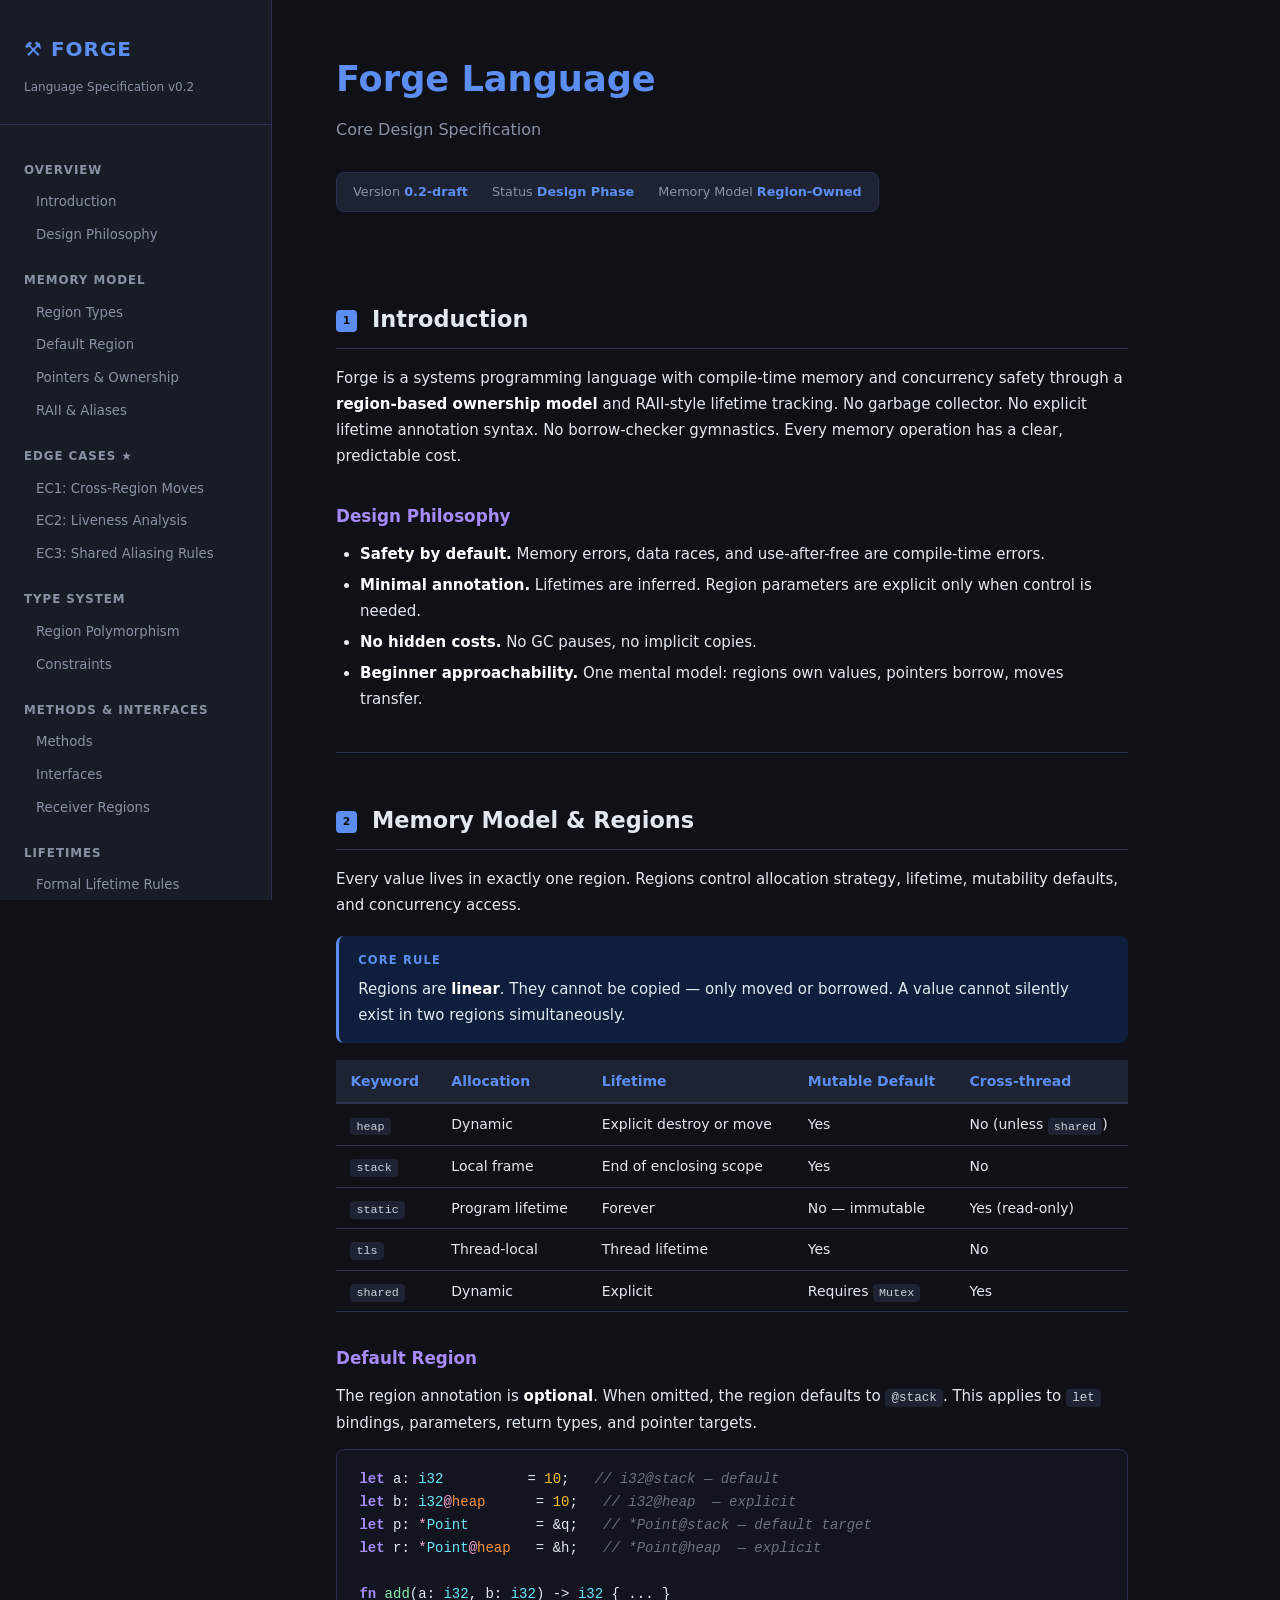
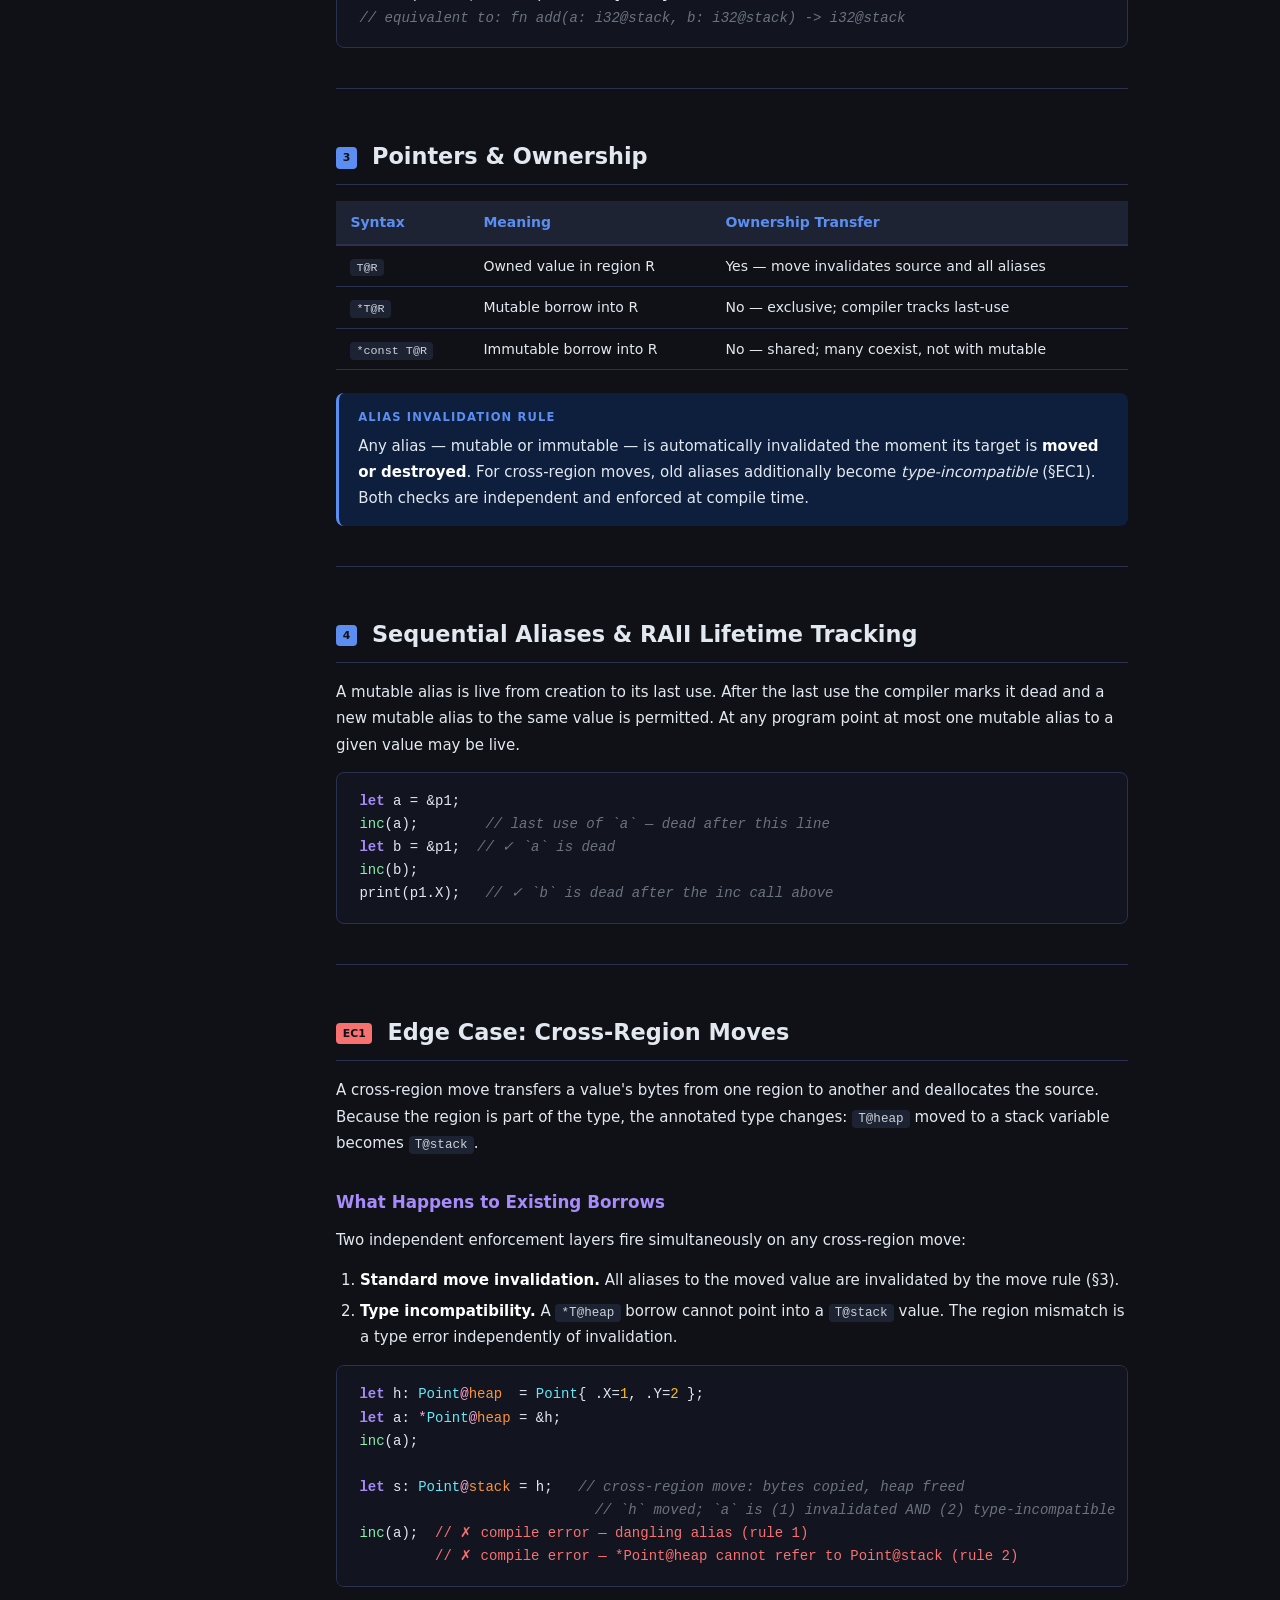
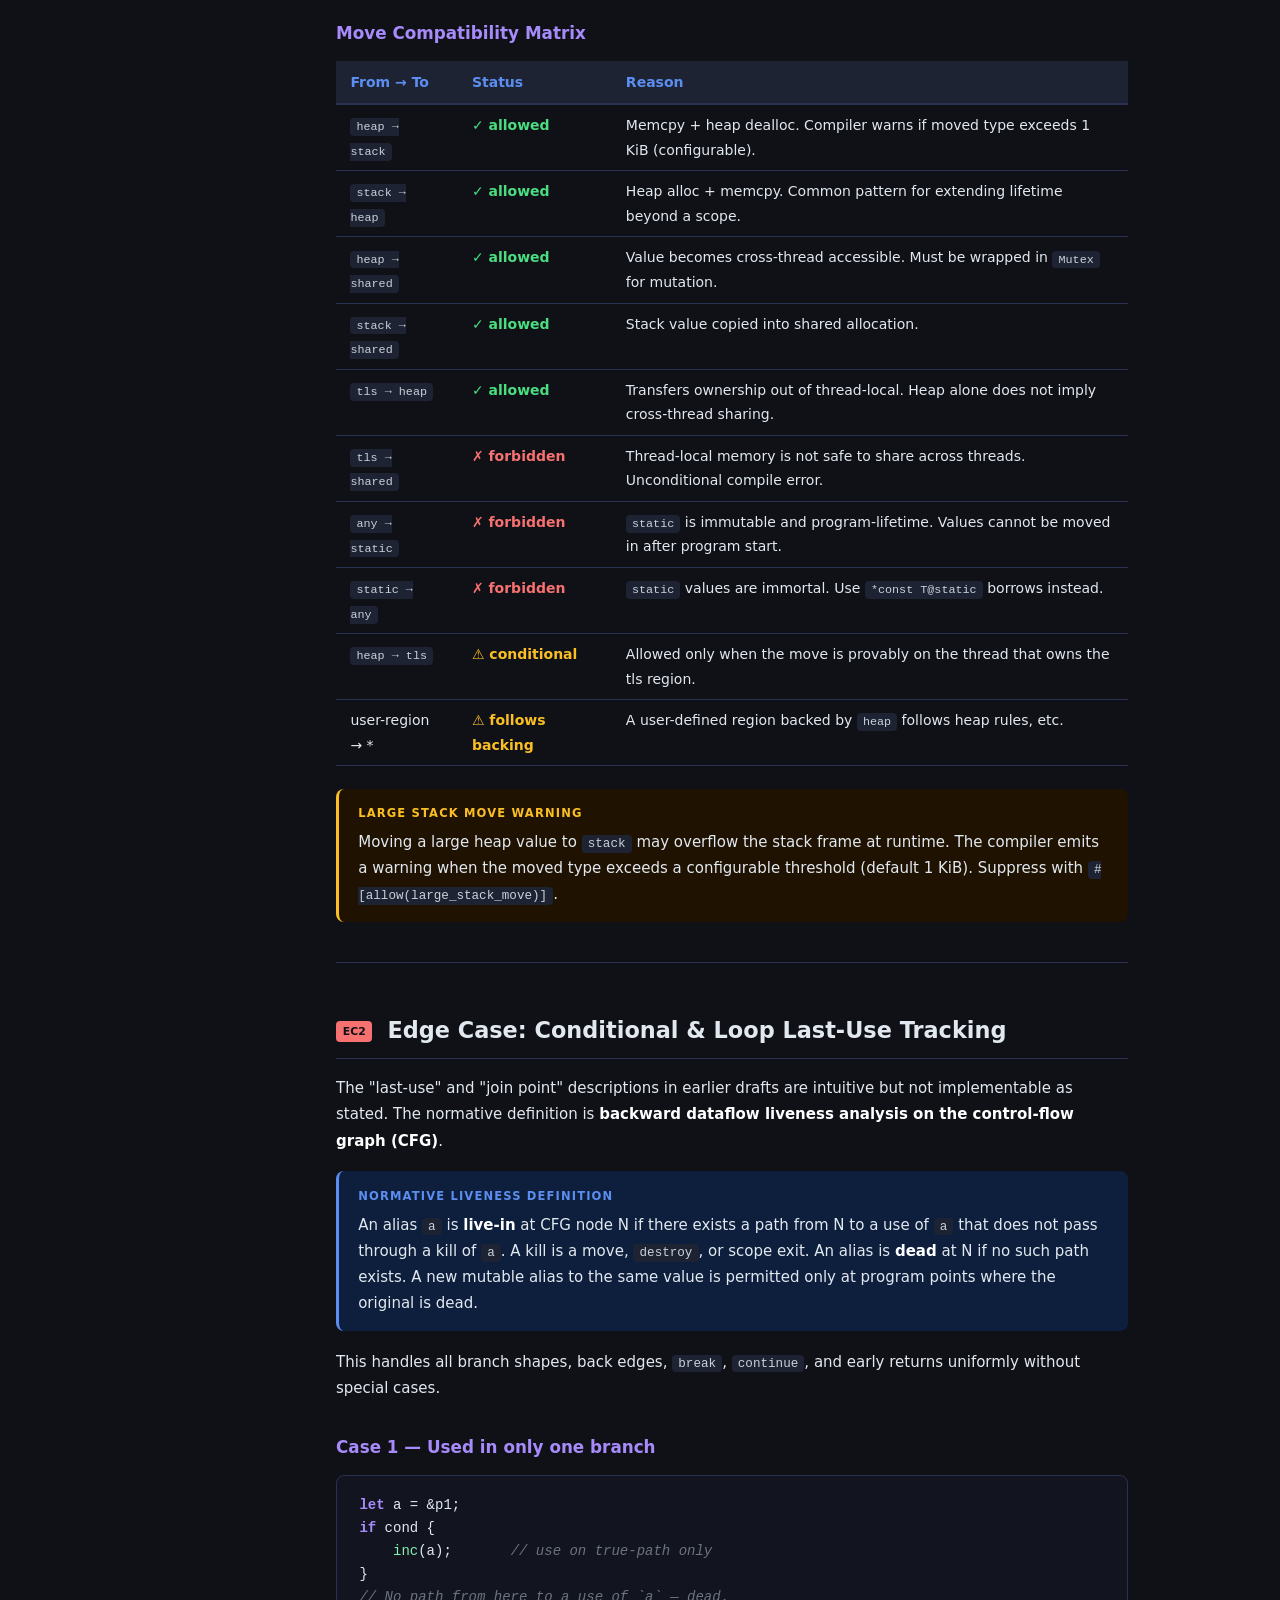
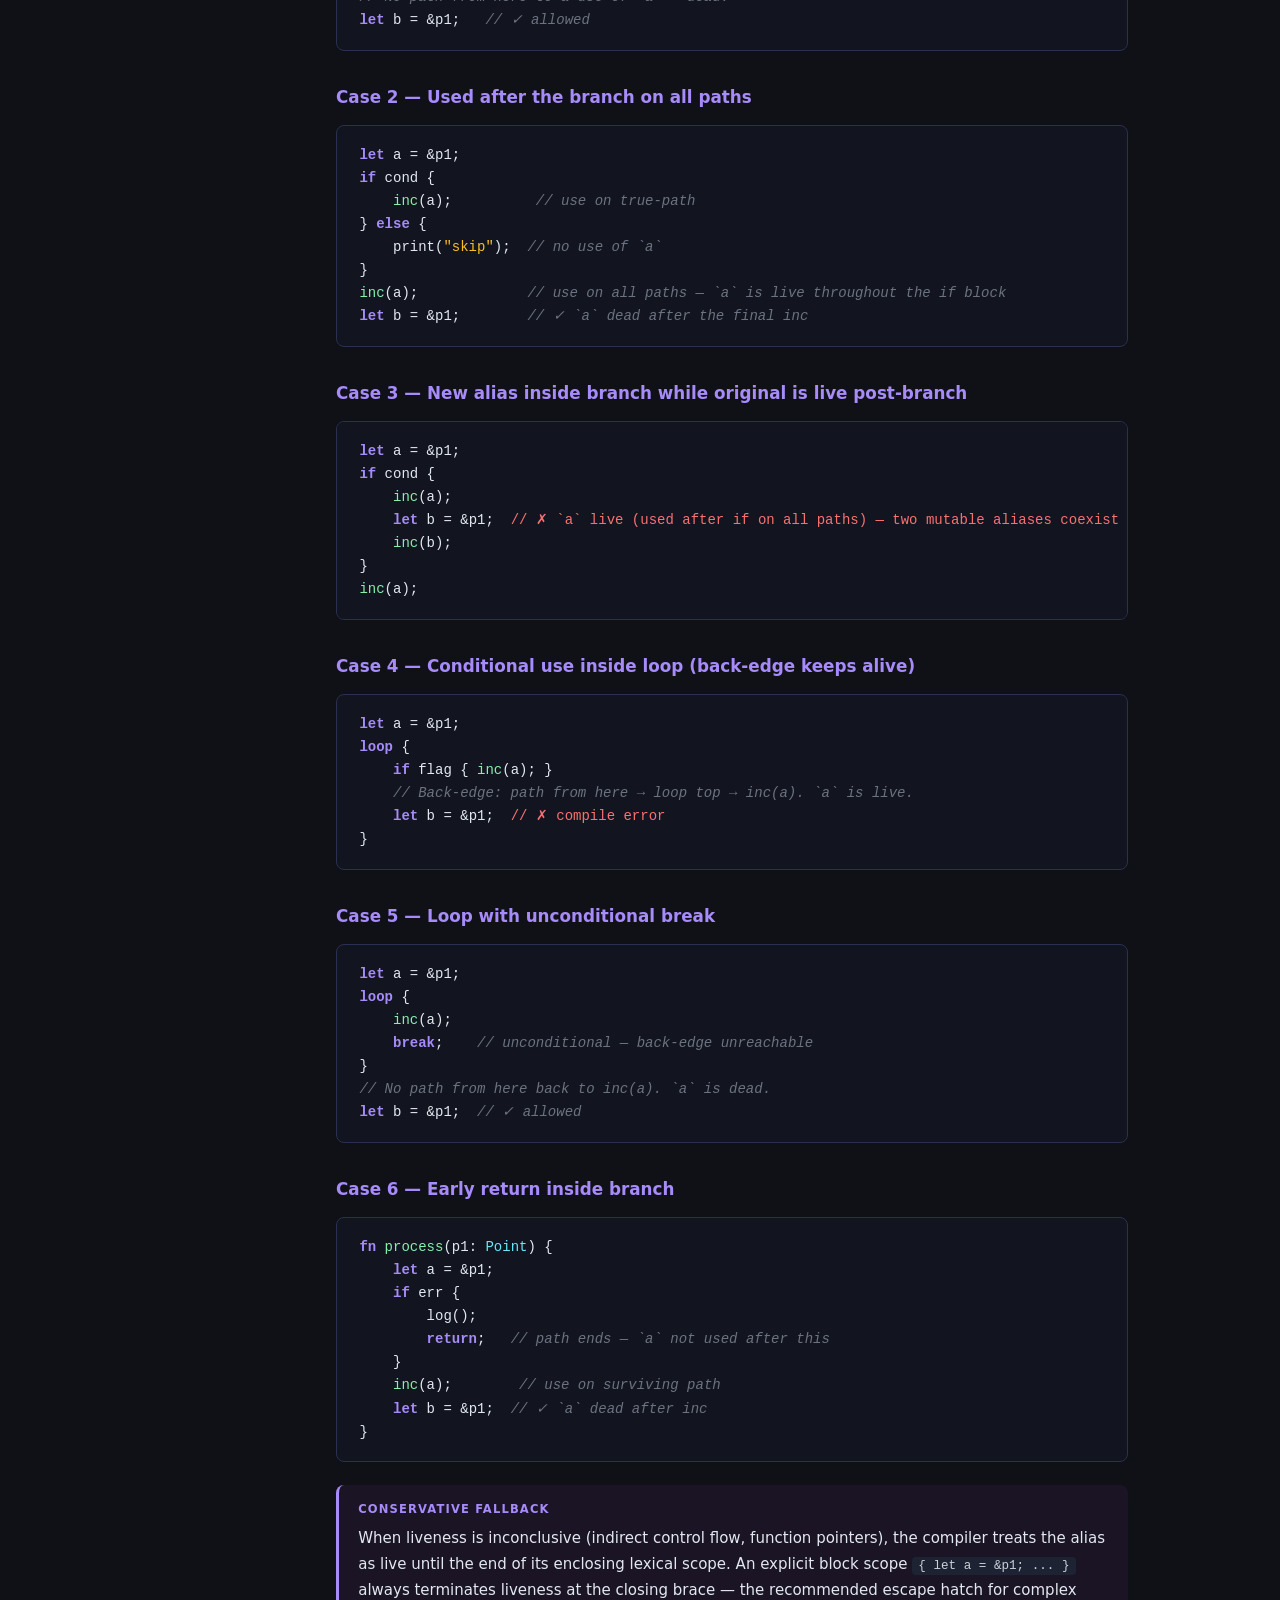
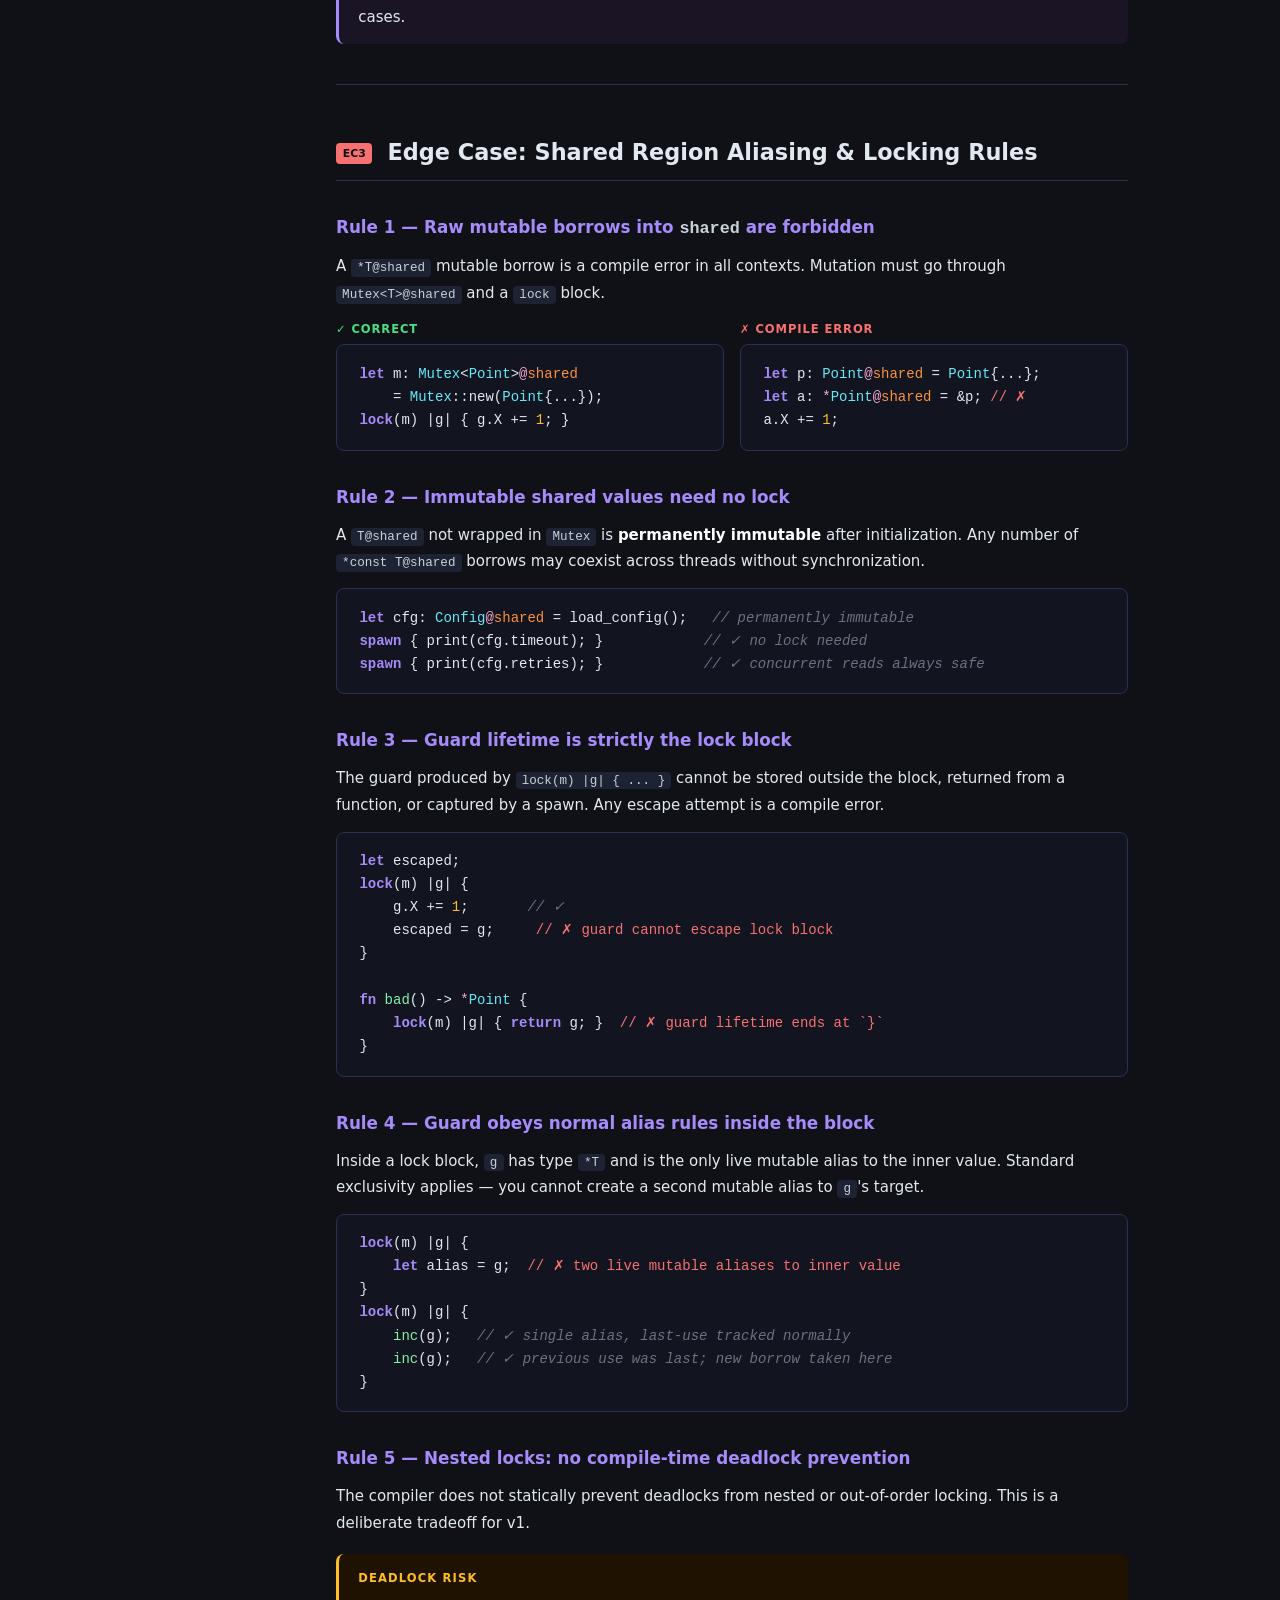
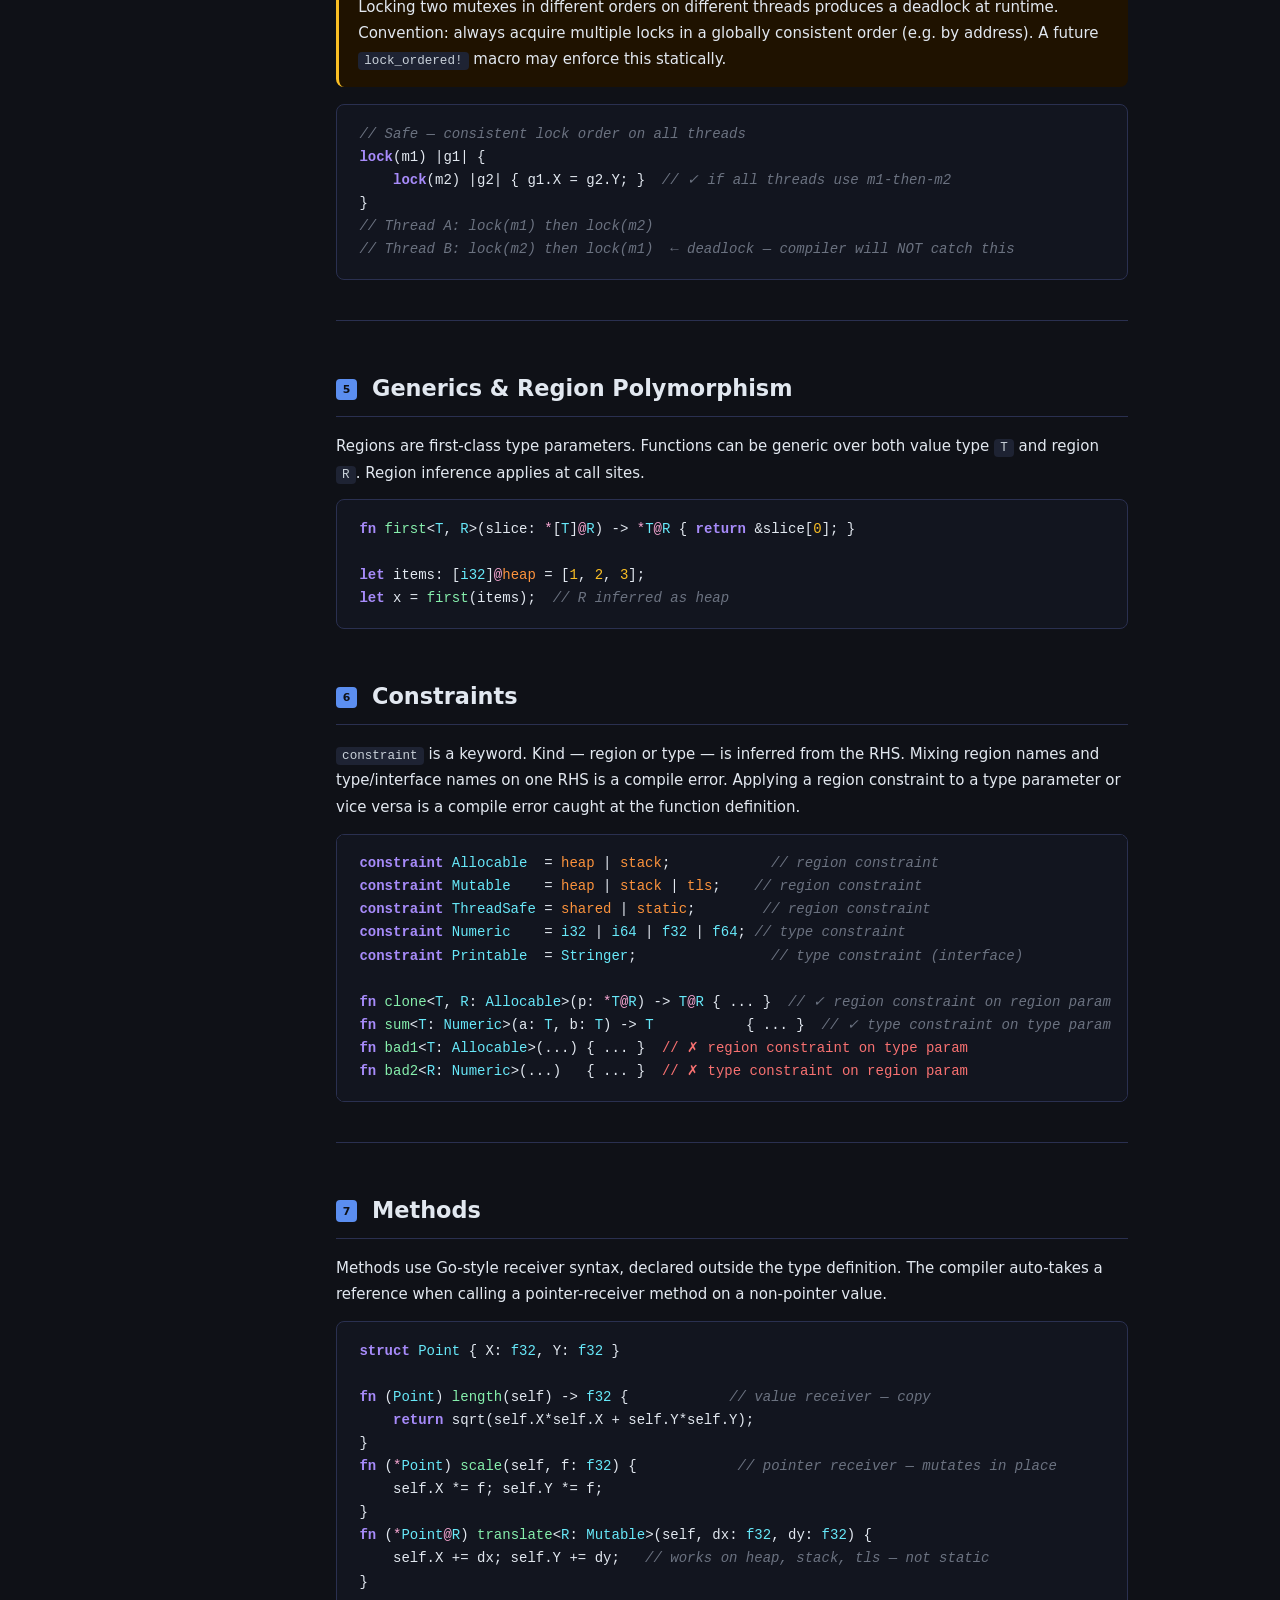
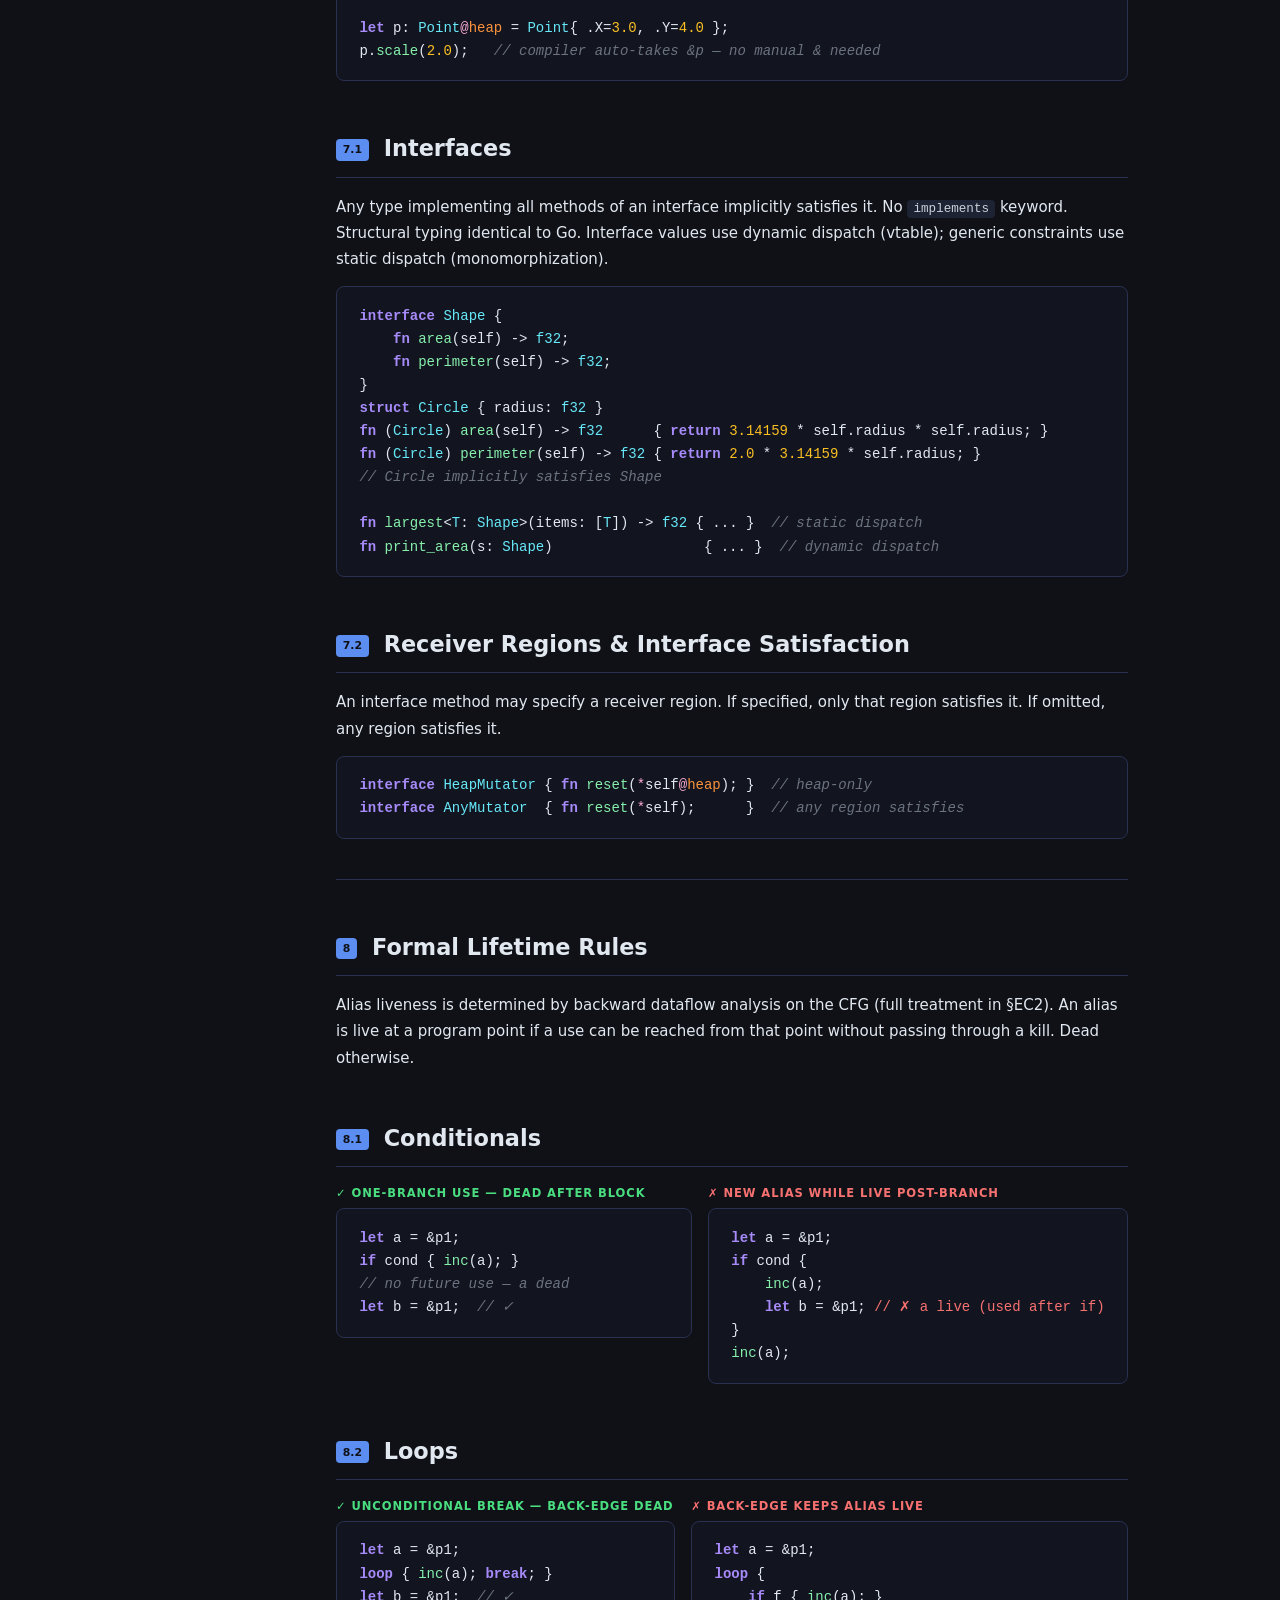
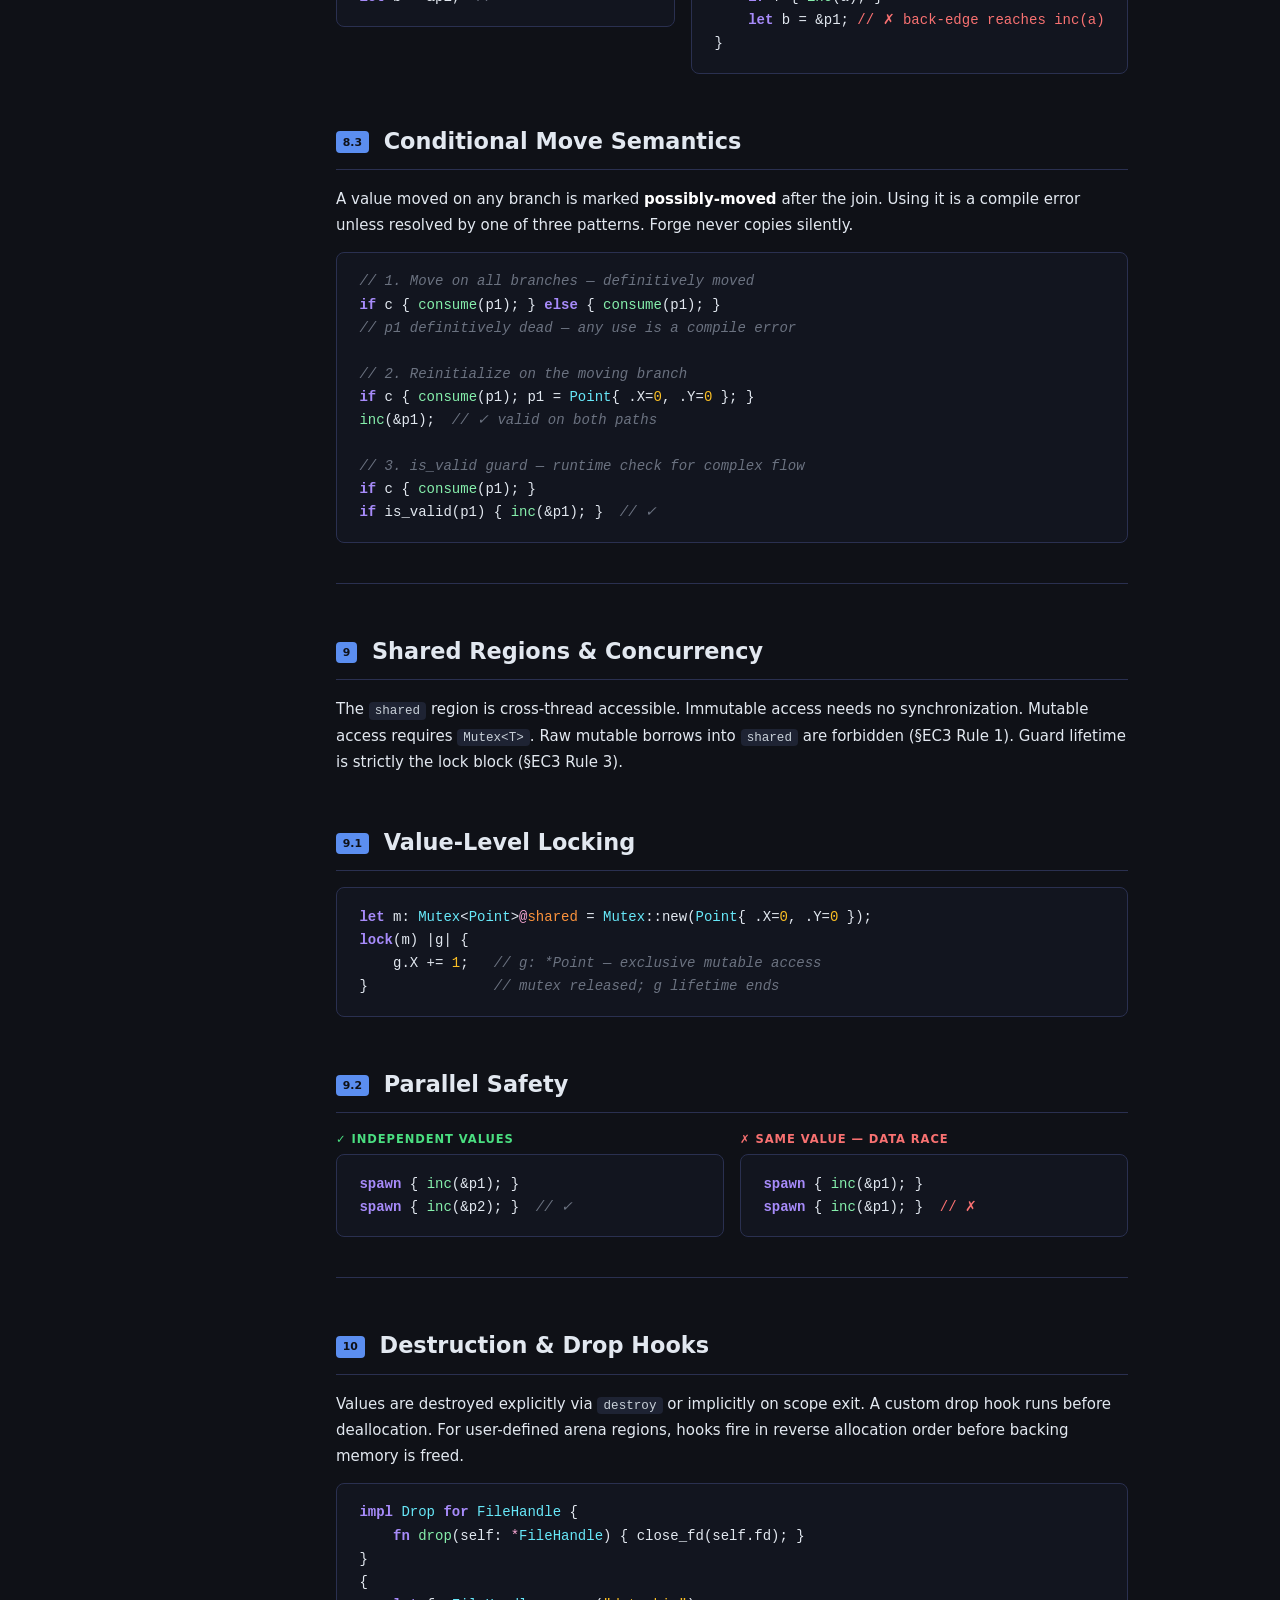
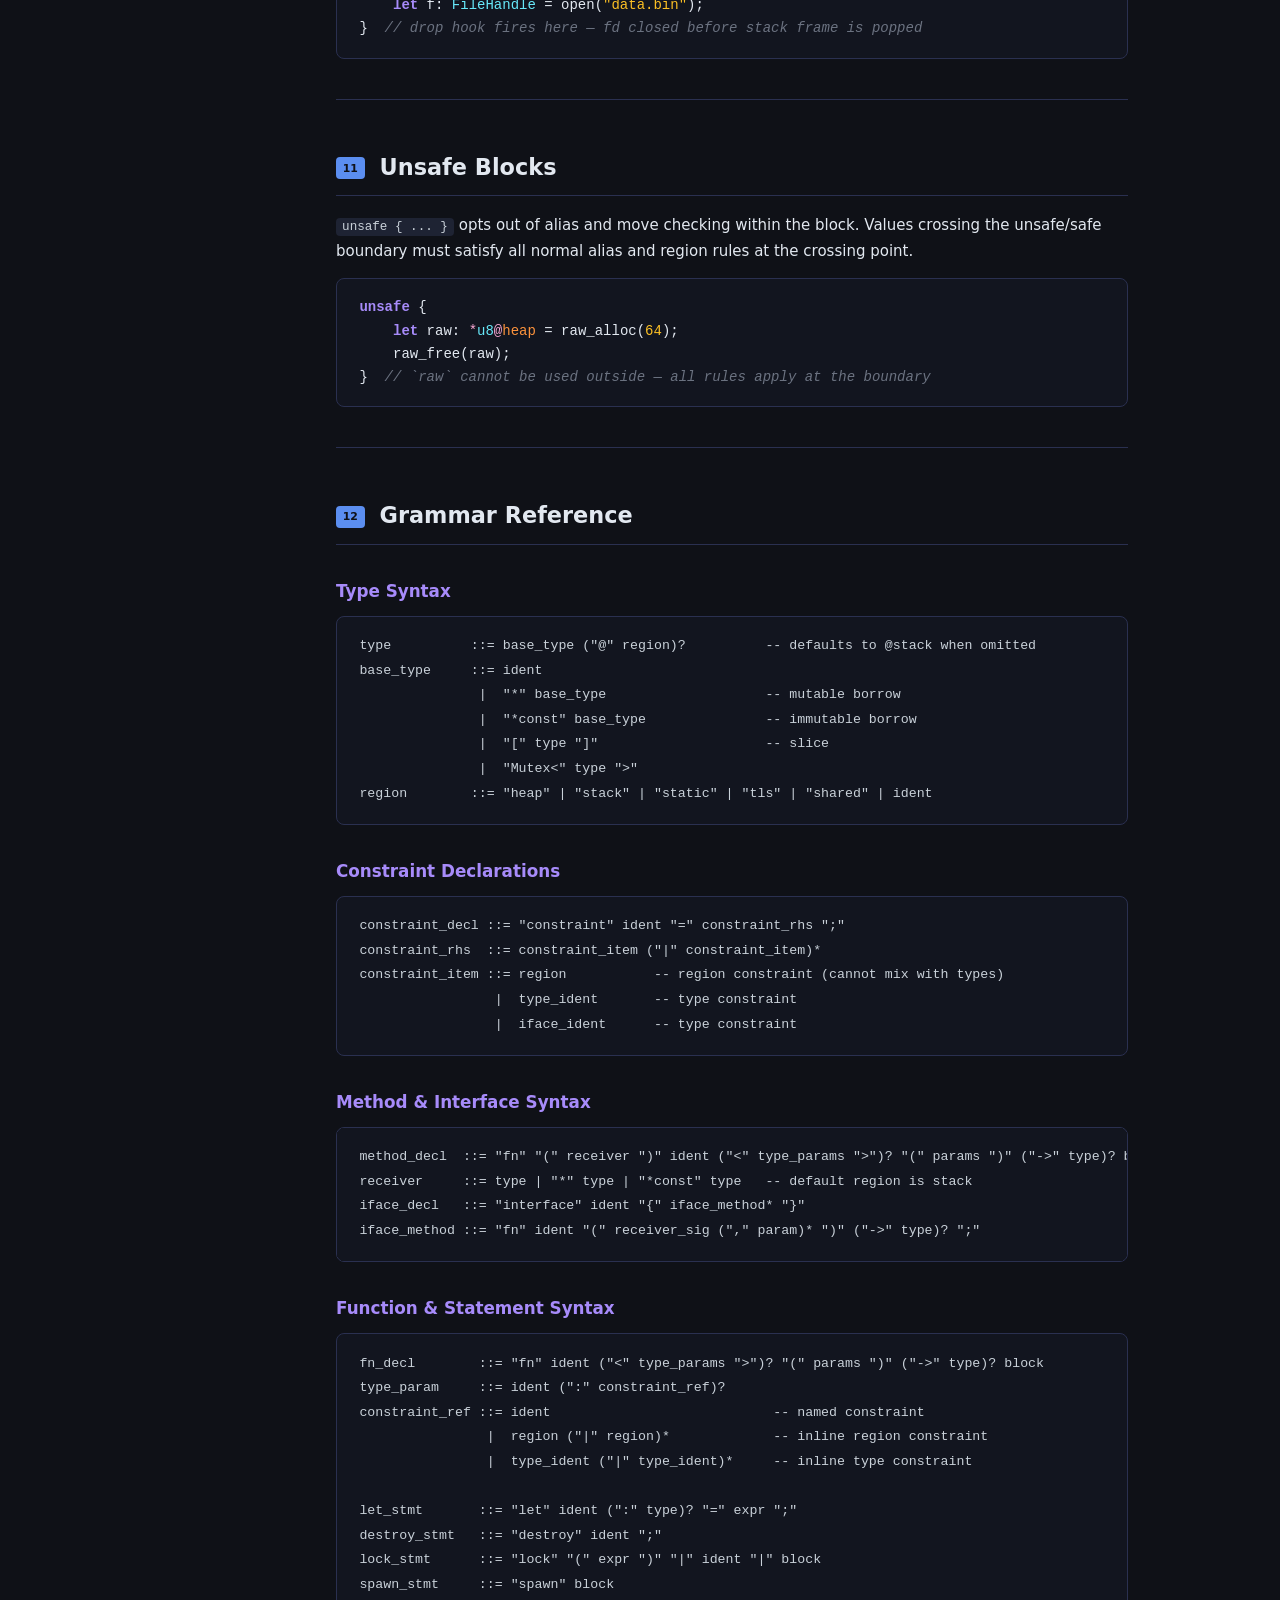
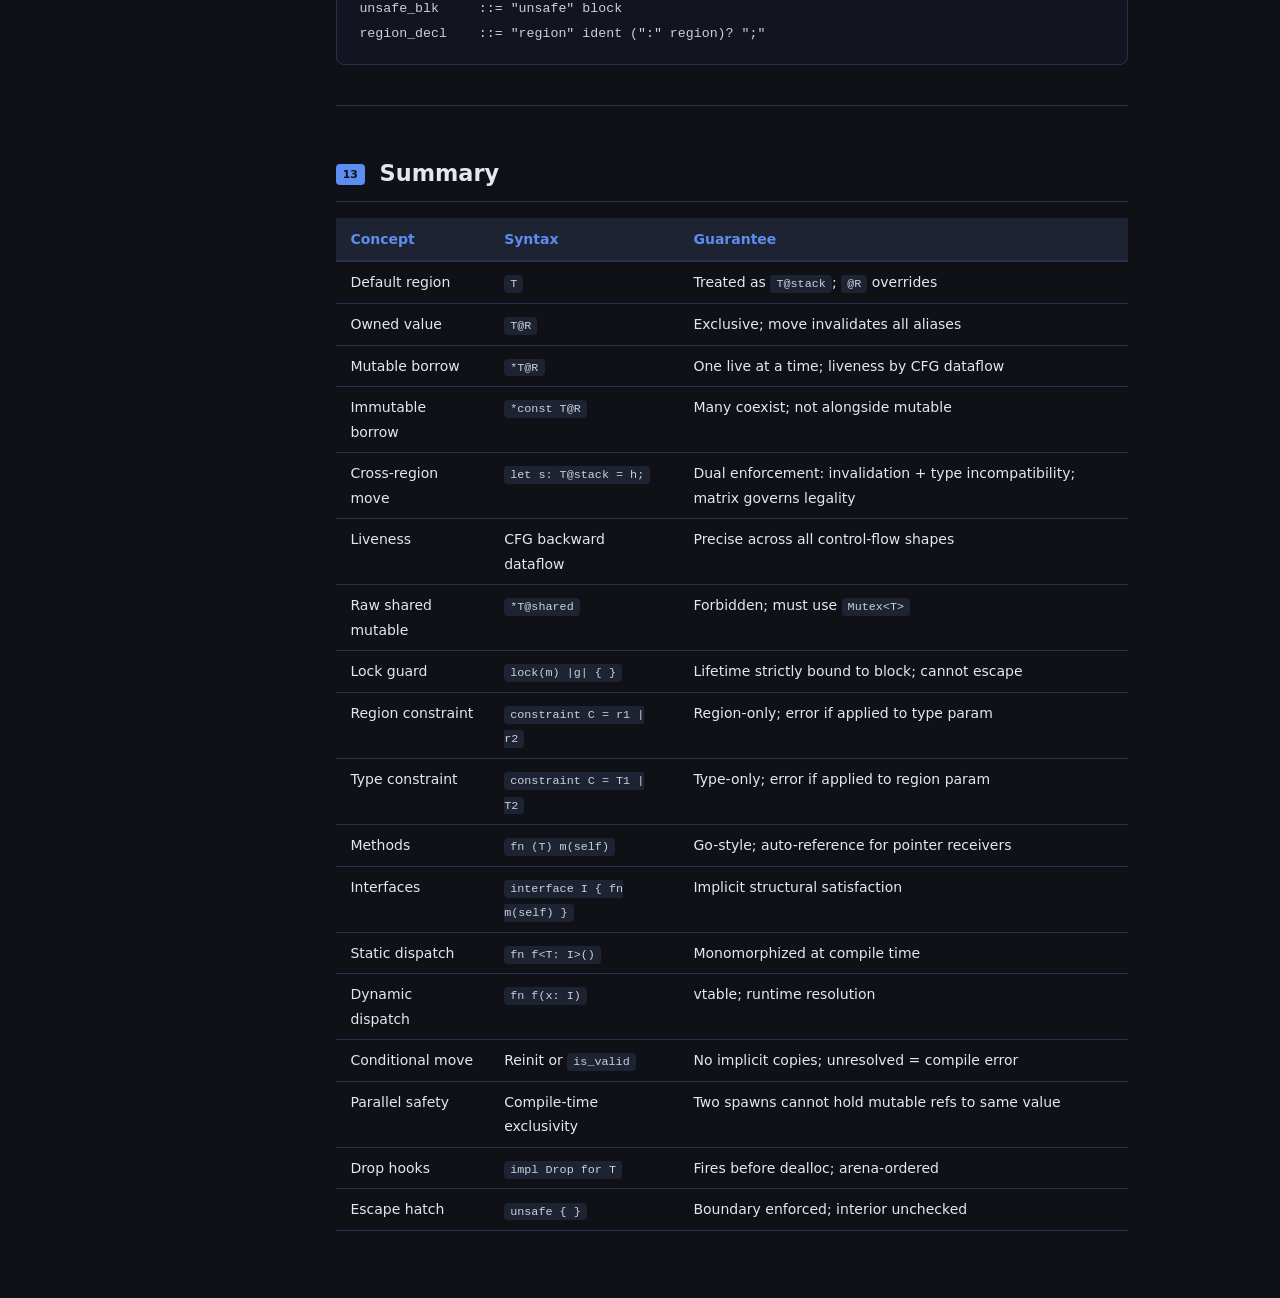
<file: index.html>
<!DOCTYPE html>
<html lang="en">
<head>
<meta charset="UTF-8">
<meta name="viewport" content="width=device-width, initial-scale=1.0">
<title>Forge Language — Core Design Specification</title>
<link rel="stylesheet" href="styles.css">
</head>
<body>
<button class="nav-toggle" id="navToggle" aria-label="Toggle navigation">&#9776;</button>
<div class="nav-overlay" id="navOverlay"></div>
<div class="layout">
<nav id="sidebar">
  <div class="logo"><h1>&#9874; FORGE</h1><span>Language Specification v0.2</span></div>
  <a class="hd">Overview</a>
  <a class="sub" href="#intro">Introduction</a>
  <a class="sub" href="#philosophy">Design Philosophy</a>
  <a class="hd">Memory Model</a>
  <a class="sub" href="#regions">Region Types</a>
  <a class="sub" href="#defaultregion">Default Region</a>
  <a class="sub" href="#pointers">Pointers &amp; Ownership</a>
  <a class="sub" href="#raii">RAII &amp; Aliases</a>
  <a class="hd">Edge Cases &#9733;</a>
  <a class="sub" href="#crossregion">EC1: Cross-Region Moves</a>
  <a class="sub" href="#liveness">EC2: Liveness Analysis</a>
  <a class="sub" href="#sharedaliasing">EC3: Shared Aliasing Rules</a>
  <a class="hd">Type System</a>
  <a class="sub" href="#generics">Region Polymorphism</a>
  <a class="sub" href="#constraints">Constraints</a>
  <a class="hd">Methods &amp; Interfaces</a>
  <a class="sub" href="#methods">Methods</a>
  <a class="sub" href="#interfaces">Interfaces</a>
  <a class="sub" href="#receiver-regions">Receiver Regions</a>
  <a class="hd">Lifetimes</a>
  <a class="sub" href="#lifetime-rules">Formal Lifetime Rules</a>
  <a class="sub" href="#conditionals">Conditionals</a>
  <a class="sub" href="#loops">Loops</a>
  <a class="sub" href="#condmove">Conditional Moves</a>
  <a class="hd">Concurrency</a>
  <a class="sub" href="#shared">Shared Regions</a>
  <a class="sub" href="#locks">Value-Level Locking</a>
  <a class="sub" href="#parallel">Parallel Safety</a>
  <a class="hd">Advanced</a>
  <a class="sub" href="#destruction">Destruction &amp; Drop Hooks</a>
  <a class="sub" href="#unsafe">Unsafe Blocks</a>
  <a class="sub" href="#grammar">Grammar Reference</a>
  <a class="sub" href="#summary">Summary Table</a>
  <a class="hd">Pages</a>
  <a class="sub ext" href="examples.html">&#187; Example Programs</a>
</nav>

<main>
<h1>Forge Language</h1>
<p class="subtitle">Core Design Specification</p>
<div class="vbar">
  <span>Version <strong>0.2-draft</strong></span>
  <span>Status <strong>Design Phase</strong></span>
  <span>Memory Model <strong>Region-Owned</strong></span>
</div>

<h2 id="intro"><span class="sn">1</span> Introduction</h2>
<p>Forge is a systems programming language with compile-time memory and concurrency safety through a <strong>region-based ownership model</strong> and RAII-style lifetime tracking. No garbage collector. No explicit lifetime annotation syntax. No borrow-checker gymnastics. Every memory operation has a clear, predictable cost.</p>
<h3 id="philosophy">Design Philosophy</h3>
<ul>
  <li><strong>Safety by default.</strong> Memory errors, data races, and use-after-free are compile-time errors.</li>
  <li><strong>Minimal annotation.</strong> Lifetimes are inferred. Region parameters are explicit only when control is needed.</li>
  <li><strong>No hidden costs.</strong> No GC pauses, no implicit copies.</li>
  <li><strong>Beginner approachability.</strong> One mental model: regions own values, pointers borrow, moves transfer.</li>
</ul>
<hr>

<h2 id="regions"><span class="sn">2</span> Memory Model &amp; Regions</h2>
<p>Every value lives in exactly one region. Regions control allocation strategy, lifetime, mutability defaults, and concurrency access.</p>
<div class="box rule"><div class="bt">Core Rule</div><p>Regions are <strong>linear</strong>. They cannot be copied — only moved or borrowed. A value cannot silently exist in two regions simultaneously.</p></div>
<table>
  <tr><th>Keyword</th><th>Allocation</th><th>Lifetime</th><th>Mutable Default</th><th>Cross-thread</th></tr>
  <tr><td><code>heap</code></td><td>Dynamic</td><td>Explicit destroy or move</td><td>Yes</td><td>No (unless <code>shared</code>)</td></tr>
  <tr><td><code>stack</code></td><td>Local frame</td><td>End of enclosing scope</td><td>Yes</td><td>No</td></tr>
  <tr><td><code>static</code></td><td>Program lifetime</td><td>Forever</td><td>No — immutable</td><td>Yes (read-only)</td></tr>
  <tr><td><code>tls</code></td><td>Thread-local</td><td>Thread lifetime</td><td>Yes</td><td>No</td></tr>
  <tr><td><code>shared</code></td><td>Dynamic</td><td>Explicit</td><td>Requires <code>Mutex</code></td><td>Yes</td></tr>
</table>

<h3 id="defaultregion">Default Region</h3>
<p>The region annotation is <strong>optional</strong>. When omitted, the region defaults to <code>@stack</code>. This applies to <code>let</code> bindings, parameters, return types, and pointer targets.</p>
<pre><code><span class="kw">let</span> a: <span class="ty">i32</span>          = <span class="st">10</span>;   <span class="cm">// i32@stack — default</span>
<span class="kw">let</span> b: <span class="ty">i32</span><span class="op">@</span><span class="reg">heap</span>      = <span class="st">10</span>;   <span class="cm">// i32@heap  — explicit</span>
<span class="kw">let</span> p: <span class="op">*</span><span class="ty">Point</span>        = &amp;q;   <span class="cm">// *Point@stack — default target</span>
<span class="kw">let</span> r: <span class="op">*</span><span class="ty">Point</span><span class="op">@</span><span class="reg">heap</span>   = &amp;h;   <span class="cm">// *Point@heap  — explicit</span>

<span class="kw">fn</span> <span class="fn">add</span>(a: <span class="ty">i32</span>, b: <span class="ty">i32</span>) -> <span class="ty">i32</span> { ... }
<span class="cm">// equivalent to: fn add(a: i32@stack, b: i32@stack) -> i32@stack</span></code></pre>
<hr>

<h2 id="pointers"><span class="sn">3</span> Pointers &amp; Ownership</h2>
<table>
  <tr><th>Syntax</th><th>Meaning</th><th>Ownership Transfer</th></tr>
  <tr><td><code>T@R</code></td><td>Owned value in region R</td><td>Yes — move invalidates source and all aliases</td></tr>
  <tr><td><code>*T@R</code></td><td>Mutable borrow into R</td><td>No — exclusive; compiler tracks last-use</td></tr>
  <tr><td><code>*const T@R</code></td><td>Immutable borrow into R</td><td>No — shared; many coexist, not with mutable</td></tr>
</table>
<div class="box rule"><div class="bt">Alias Invalidation Rule</div><p>Any alias — mutable or immutable — is automatically invalidated the moment its target is <strong>moved or destroyed</strong>. For cross-region moves, old aliases additionally become <em>type-incompatible</em> (§EC1). Both checks are independent and enforced at compile time.</p></div>
<hr>

<h2 id="raii"><span class="sn">4</span> Sequential Aliases &amp; RAII Lifetime Tracking</h2>
<p>A mutable alias is live from creation to its last use. After the last use the compiler marks it dead and a new mutable alias to the same value is permitted. At any program point at most one mutable alias to a given value may be live.</p>
<pre><code><span class="kw">let</span> a = &amp;p1;
<span class="fn">inc</span>(a);        <span class="cm">// last use of `a` — dead after this line</span>
<span class="kw">let</span> b = &amp;p1;  <span class="cm">// ✓ `a` is dead</span>
<span class="fn">inc</span>(b);
print(p1.X);   <span class="cm">// ✓ `b` is dead after the inc call above</span></code></pre>
<hr>

<h2 id="crossregion"><span class="sn ec">EC1</span> Edge Case: Cross-Region Moves</h2>
<p>A cross-region move transfers a value's bytes from one region to another and deallocates the source. Because the region is part of the type, the annotated type changes: <code>T@heap</code> moved to a stack variable becomes <code>T@stack</code>.</p>

<h3>What Happens to Existing Borrows</h3>
<p>Two independent enforcement layers fire simultaneously on any cross-region move:</p>
<ol>
  <li><strong>Standard move invalidation.</strong> All aliases to the moved value are invalidated by the move rule (§3).</li>
  <li><strong>Type incompatibility.</strong> A <code>*T@heap</code> borrow cannot point into a <code>T@stack</code> value. The region mismatch is a type error independently of invalidation.</li>
</ol>
<pre><code><span class="kw">let</span> h: <span class="ty">Point</span><span class="op">@</span><span class="reg">heap</span>  = <span class="ty">Point</span>{ .X=<span class="st">1</span>, .Y=<span class="st">2</span> };
<span class="kw">let</span> a: <span class="op">*</span><span class="ty">Point</span><span class="op">@</span><span class="reg">heap</span> = &amp;h;
<span class="fn">inc</span>(a);

<span class="kw">let</span> s: <span class="ty">Point</span><span class="op">@</span><span class="reg">stack</span> = h;   <span class="cm">// cross-region move: bytes copied, heap freed</span>
                            <span class="cm">// `h` moved; `a` is (1) invalidated AND (2) type-incompatible</span>
<span class="fn">inc</span>(a);  <span class="err">// ✗ compile error — dangling alias (rule 1)</span>
         <span class="err">// ✗ compile error — *Point@heap cannot refer to Point@stack (rule 2)</span></code></pre>

<h3>Move Compatibility Matrix</h3>
<table>
  <tr><th>From → To</th><th>Status</th><th>Reason</th></tr>
  <tr><td><code>heap → stack</code></td><td><span class="tok">✓ allowed</span></td><td>Memcpy + heap dealloc. Compiler warns if moved type exceeds 1 KiB (configurable).</td></tr>
  <tr><td><code>stack → heap</code></td><td><span class="tok">✓ allowed</span></td><td>Heap alloc + memcpy. Common pattern for extending lifetime beyond a scope.</td></tr>
  <tr><td><code>heap → shared</code></td><td><span class="tok">✓ allowed</span></td><td>Value becomes cross-thread accessible. Must be wrapped in <code>Mutex</code> for mutation.</td></tr>
  <tr><td><code>stack → shared</code></td><td><span class="tok">✓ allowed</span></td><td>Stack value copied into shared allocation.</td></tr>
  <tr><td><code>tls → heap</code></td><td><span class="tok">✓ allowed</span></td><td>Transfers ownership out of thread-local. Heap alone does not imply cross-thread sharing.</td></tr>
  <tr><td><code>tls → shared</code></td><td><span class="tno">✗ forbidden</span></td><td>Thread-local memory is not safe to share across threads. Unconditional compile error.</td></tr>
  <tr><td><code>any → static</code></td><td><span class="tno">✗ forbidden</span></td><td><code>static</code> is immutable and program-lifetime. Values cannot be moved in after program start.</td></tr>
  <tr><td><code>static → any</code></td><td><span class="tno">✗ forbidden</span></td><td><code>static</code> values are immortal. Use <code>*const T@static</code> borrows instead.</td></tr>
  <tr><td><code>heap → tls</code></td><td><span class="tcond">⚠ conditional</span></td><td>Allowed only when the move is provably on the thread that owns the tls region.</td></tr>
  <tr><td>user-region → *</td><td><span class="tcond">⚠ follows backing</span></td><td>A user-defined region backed by <code>heap</code> follows heap rules, etc.</td></tr>
</table>
<div class="box warn"><div class="bt">Large Stack Move Warning</div><p>Moving a large heap value to <code>stack</code> may overflow the stack frame at runtime. The compiler emits a warning when the moved type exceeds a configurable threshold (default 1 KiB). Suppress with <code>#[allow(large_stack_move)]</code>.</p></div>
<hr>

<h2 id="liveness"><span class="sn ec">EC2</span> Edge Case: Conditional &amp; Loop Last-Use Tracking</h2>
<p>The "last-use" and "join point" descriptions in earlier drafts are intuitive but not implementable as stated. The normative definition is <strong>backward dataflow liveness analysis on the control-flow graph (CFG)</strong>.</p>
<div class="box rule"><div class="bt">Normative Liveness Definition</div><p>An alias <code>a</code> is <strong>live-in</strong> at CFG node N if there exists a path from N to a use of <code>a</code> that does not pass through a kill of <code>a</code>. A kill is a move, <code>destroy</code>, or scope exit. An alias is <strong>dead</strong> at N if no such path exists. A new mutable alias to the same value is permitted only at program points where the original is dead.</p></div>
<p>This handles all branch shapes, back edges, <code>break</code>, <code>continue</code>, and early returns uniformly without special cases.</p>

<h3>Case 1 — Used in only one branch</h3>
<pre><code><span class="kw">let</span> a = &amp;p1;
<span class="kw">if</span> cond {
    <span class="fn">inc</span>(a);       <span class="cm">// use on true-path only</span>
}
<span class="cm">// No path from here to a use of `a` — dead.</span>
<span class="kw">let</span> b = &amp;p1;   <span class="cm">// ✓ allowed</span></code></pre>

<h3>Case 2 — Used after the branch on all paths</h3>
<pre><code><span class="kw">let</span> a = &amp;p1;
<span class="kw">if</span> cond {
    <span class="fn">inc</span>(a);          <span class="cm">// use on true-path</span>
} <span class="kw">else</span> {
    print(<span class="st">"skip"</span>);  <span class="cm">// no use of `a`</span>
}
<span class="fn">inc</span>(a);             <span class="cm">// use on all paths — `a` is live throughout the if block</span>
<span class="kw">let</span> b = &amp;p1;        <span class="cm">// ✓ `a` dead after the final inc</span></code></pre>

<h3>Case 3 — New alias inside branch while original is live post-branch</h3>
<pre><code><span class="kw">let</span> a = &amp;p1;
<span class="kw">if</span> cond {
    <span class="fn">inc</span>(a);
    <span class="kw">let</span> b = &amp;p1;  <span class="err">// ✗ `a` live (used after if on all paths) — two mutable aliases coexist</span>
    <span class="fn">inc</span>(b);
}
<span class="fn">inc</span>(a);</code></pre>

<h3>Case 4 — Conditional use inside loop (back-edge keeps alive)</h3>
<pre><code><span class="kw">let</span> a = &amp;p1;
<span class="kw">loop</span> {
    <span class="kw">if</span> flag { <span class="fn">inc</span>(a); }
    <span class="cm">// Back-edge: path from here → loop top → inc(a). `a` is live.</span>
    <span class="kw">let</span> b = &amp;p1;  <span class="err">// ✗ compile error</span>
}</code></pre>

<h3>Case 5 — Loop with unconditional break</h3>
<pre><code><span class="kw">let</span> a = &amp;p1;
<span class="kw">loop</span> {
    <span class="fn">inc</span>(a);
    <span class="kw">break</span>;    <span class="cm">// unconditional — back-edge unreachable</span>
}
<span class="cm">// No path from here back to inc(a). `a` is dead.</span>
<span class="kw">let</span> b = &amp;p1;  <span class="cm">// ✓ allowed</span></code></pre>

<h3>Case 6 — Early return inside branch</h3>
<pre><code><span class="kw">fn</span> <span class="fn">process</span>(p1: <span class="ty">Point</span>) {
    <span class="kw">let</span> a = &amp;p1;
    <span class="kw">if</span> err {
        log();
        <span class="kw">return</span>;   <span class="cm">// path ends — `a` not used after this</span>
    }
    <span class="fn">inc</span>(a);        <span class="cm">// use on surviving path</span>
    <span class="kw">let</span> b = &amp;p1;  <span class="cm">// ✓ `a` dead after inc</span>
}</code></pre>
<div class="box note"><div class="bt">Conservative Fallback</div><p>When liveness is inconclusive (indirect control flow, function pointers), the compiler treats the alias as live until the end of its enclosing lexical scope. An explicit block scope <code>{ let a = &amp;p1; ... }</code> always terminates liveness at the closing brace — the recommended escape hatch for complex cases.</p></div>
<hr>

<h2 id="sharedaliasing"><span class="sn ec">EC3</span> Edge Case: Shared Region Aliasing &amp; Locking Rules</h2>

<h3>Rule 1 — Raw mutable borrows into <code>shared</code> are forbidden</h3>
<p>A <code>*T@shared</code> mutable borrow is a compile error in all contexts. Mutation must go through <code>Mutex&lt;T&gt;@shared</code> and a <code>lock</code> block.</p>
<div class="two">
  <div><div class="lbl ok">✓ Correct</div>
<pre><code><span class="kw">let</span> m: <span class="ty">Mutex</span>&lt;<span class="ty">Point</span>&gt;<span class="op">@</span><span class="reg">shared</span>
    = <span class="ty">Mutex</span>::new(<span class="ty">Point</span>{...});
<span class="kw">lock</span>(m) |g| { g.X += <span class="st">1</span>; }</code></pre></div>
  <div><div class="lbl err">✗ Compile Error</div>
<pre><code><span class="kw">let</span> p: <span class="ty">Point</span><span class="op">@</span><span class="reg">shared</span> = <span class="ty">Point</span>{...};
<span class="kw">let</span> a: <span class="op">*</span><span class="ty">Point</span><span class="op">@</span><span class="reg">shared</span> = &amp;p; <span class="err">// ✗</span>
a.X += <span class="st">1</span>;</code></pre></div>
</div>

<h3>Rule 2 — Immutable shared values need no lock</h3>
<p>A <code>T@shared</code> not wrapped in <code>Mutex</code> is <strong>permanently immutable</strong> after initialization. Any number of <code>*const T@shared</code> borrows may coexist across threads without synchronization.</p>
<pre><code><span class="kw">let</span> cfg: <span class="ty">Config</span><span class="op">@</span><span class="reg">shared</span> = load_config();   <span class="cm">// permanently immutable</span>
<span class="kw">spawn</span> { print(cfg.timeout); }            <span class="cm">// ✓ no lock needed</span>
<span class="kw">spawn</span> { print(cfg.retries); }            <span class="cm">// ✓ concurrent reads always safe</span></code></pre>

<h3>Rule 3 — Guard lifetime is strictly the lock block</h3>
<p>The guard produced by <code>lock(m) |g| { ... }</code> cannot be stored outside the block, returned from a function, or captured by a spawn. Any escape attempt is a compile error.</p>
<pre><code><span class="kw">let</span> escaped;
<span class="kw">lock</span>(m) |g| {
    g.X += <span class="st">1</span>;       <span class="cm">// ✓</span>
    escaped = g;     <span class="err">// ✗ guard cannot escape lock block</span>
}

<span class="kw">fn</span> <span class="fn">bad</span>() -> <span class="op">*</span><span class="ty">Point</span> {
    <span class="kw">lock</span>(m) |g| { <span class="kw">return</span> g; }  <span class="err">// ✗ guard lifetime ends at `}`</span>
}</code></pre>

<h3>Rule 4 — Guard obeys normal alias rules inside the block</h3>
<p>Inside a lock block, <code>g</code> has type <code>*T</code> and is the only live mutable alias to the inner value. Standard exclusivity applies — you cannot create a second mutable alias to <code>g</code>'s target.</p>
<pre><code><span class="kw">lock</span>(m) |g| {
    <span class="kw">let</span> alias = g;  <span class="err">// ✗ two live mutable aliases to inner value</span>
}
<span class="kw">lock</span>(m) |g| {
    <span class="fn">inc</span>(g);   <span class="cm">// ✓ single alias, last-use tracked normally</span>
    <span class="fn">inc</span>(g);   <span class="cm">// ✓ previous use was last; new borrow taken here</span>
}</code></pre>

<h3>Rule 5 — Nested locks: no compile-time deadlock prevention</h3>
<p>The compiler does not statically prevent deadlocks from nested or out-of-order locking. This is a deliberate tradeoff for v1.</p>
<div class="box warn"><div class="bt">Deadlock Risk</div><p>Locking two mutexes in different orders on different threads produces a deadlock at runtime. Convention: always acquire multiple locks in a globally consistent order (e.g. by address). A future <code>lock_ordered!</code> macro may enforce this statically.</p></div>
<pre><code><span class="cm">// Safe — consistent lock order on all threads</span>
<span class="kw">lock</span>(m1) |g1| {
    <span class="kw">lock</span>(m2) |g2| { g1.X = g2.Y; }  <span class="cm">// ✓ if all threads use m1-then-m2</span>
}
<span class="cm">// Thread A: lock(m1) then lock(m2)</span>
<span class="cm">// Thread B: lock(m2) then lock(m1)  ← deadlock — compiler will NOT catch this</span></code></pre>
<hr>

<h2 id="generics"><span class="sn">5</span> Generics &amp; Region Polymorphism</h2>
<p>Regions are first-class type parameters. Functions can be generic over both value type <code>T</code> and region <code>R</code>. Region inference applies at call sites.</p>
<pre><code><span class="kw">fn</span> <span class="fn">first</span>&lt;<span class="ty">T</span>, <span class="ty">R</span>&gt;(slice: <span class="op">*</span>[<span class="ty">T</span>]<span class="op">@</span><span class="ty">R</span>) -> <span class="op">*</span><span class="ty">T</span><span class="op">@</span><span class="ty">R</span> { <span class="kw">return</span> &amp;slice[<span class="st">0</span>]; }

<span class="kw">let</span> items: [<span class="ty">i32</span>]<span class="op">@</span><span class="reg">heap</span> = [<span class="st">1</span>, <span class="st">2</span>, <span class="st">3</span>];
<span class="kw">let</span> x = <span class="fn">first</span>(items);  <span class="cm">// R inferred as heap</span></code></pre>

<h2 id="constraints"><span class="sn">6</span> Constraints</h2>
<p><code>constraint</code> is a keyword. Kind — region or type — is inferred from the RHS. Mixing region names and type/interface names on one RHS is a compile error. Applying a region constraint to a type parameter or vice versa is a compile error caught at the function definition.</p>
<pre><code><span class="kw">constraint</span> <span class="ty">Allocable</span>  = <span class="reg">heap</span> | <span class="reg">stack</span>;            <span class="cm">// region constraint</span>
<span class="kw">constraint</span> <span class="ty">Mutable</span>    = <span class="reg">heap</span> | <span class="reg">stack</span> | <span class="reg">tls</span>;    <span class="cm">// region constraint</span>
<span class="kw">constraint</span> <span class="ty">ThreadSafe</span> = <span class="reg">shared</span> | <span class="reg">static</span>;        <span class="cm">// region constraint</span>
<span class="kw">constraint</span> <span class="ty">Numeric</span>    = <span class="ty">i32</span> | <span class="ty">i64</span> | <span class="ty">f32</span> | <span class="ty">f64</span>; <span class="cm">// type constraint</span>
<span class="kw">constraint</span> <span class="ty">Printable</span>  = <span class="ty">Stringer</span>;                <span class="cm">// type constraint (interface)</span>

<span class="kw">fn</span> <span class="fn">clone</span>&lt;<span class="ty">T</span>, <span class="ty">R</span>: <span class="ty">Allocable</span>&gt;(p: <span class="op">*</span><span class="ty">T</span><span class="op">@</span><span class="ty">R</span>) -> <span class="ty">T</span><span class="op">@</span><span class="ty">R</span> { ... }  <span class="cm">// ✓ region constraint on region param</span>
<span class="kw">fn</span> <span class="fn">sum</span>&lt;<span class="ty">T</span>: <span class="ty">Numeric</span>&gt;(a: <span class="ty">T</span>, b: <span class="ty">T</span>) -> <span class="ty">T</span>           { ... }  <span class="cm">// ✓ type constraint on type param</span>
<span class="kw">fn</span> <span class="fn">bad1</span>&lt;<span class="ty">T</span>: <span class="ty">Allocable</span>&gt;(...) { ... }  <span class="err">// ✗ region constraint on type param</span>
<span class="kw">fn</span> <span class="fn">bad2</span>&lt;<span class="ty">R</span>: <span class="ty">Numeric</span>&gt;(...)   { ... }  <span class="err">// ✗ type constraint on region param</span></code></pre>
<hr>

<h2 id="methods"><span class="sn">7</span> Methods</h2>
<p>Methods use Go-style receiver syntax, declared outside the type definition. The compiler auto-takes a reference when calling a pointer-receiver method on a non-pointer value.</p>
<pre><code><span class="kw">struct</span> <span class="ty">Point</span> { X: <span class="ty">f32</span>, Y: <span class="ty">f32</span> }

<span class="kw">fn</span> (<span class="ty">Point</span>) <span class="fn">length</span>(self) -> <span class="ty">f32</span> {            <span class="cm">// value receiver — copy</span>
    <span class="kw">return</span> sqrt(self.X*self.X + self.Y*self.Y);
}
<span class="kw">fn</span> (<span class="op">*</span><span class="ty">Point</span>) <span class="fn">scale</span>(self, f: <span class="ty">f32</span>) {            <span class="cm">// pointer receiver — mutates in place</span>
    self.X *= f; self.Y *= f;
}
<span class="kw">fn</span> (<span class="op">*</span><span class="ty">Point</span><span class="op">@</span><span class="ty">R</span>) <span class="fn">translate</span>&lt;<span class="ty">R</span>: <span class="ty">Mutable</span>&gt;(self, dx: <span class="ty">f32</span>, dy: <span class="ty">f32</span>) {
    self.X += dx; self.Y += dy;   <span class="cm">// works on heap, stack, tls — not static</span>
}

<span class="kw">let</span> p: <span class="ty">Point</span><span class="op">@</span><span class="reg">heap</span> = <span class="ty">Point</span>{ .X=<span class="st">3.0</span>, .Y=<span class="st">4.0</span> };
p.<span class="fn">scale</span>(<span class="st">2.0</span>);   <span class="cm">// compiler auto-takes &amp;p — no manual &amp; needed</span></code></pre>

<h2 id="interfaces"><span class="sn">7.1</span> Interfaces</h2>
<p>Any type implementing all methods of an interface implicitly satisfies it. No <code>implements</code> keyword. Structural typing identical to Go. Interface values use dynamic dispatch (vtable); generic constraints use static dispatch (monomorphization).</p>
<pre><code><span class="kw">interface</span> <span class="ty">Shape</span> {
    <span class="kw">fn</span> <span class="fn">area</span>(self) -> <span class="ty">f32</span>;
    <span class="kw">fn</span> <span class="fn">perimeter</span>(self) -> <span class="ty">f32</span>;
}
<span class="kw">struct</span> <span class="ty">Circle</span> { radius: <span class="ty">f32</span> }
<span class="kw">fn</span> (<span class="ty">Circle</span>) <span class="fn">area</span>(self) -> <span class="ty">f32</span>      { <span class="kw">return</span> <span class="st">3.14159</span> * self.radius * self.radius; }
<span class="kw">fn</span> (<span class="ty">Circle</span>) <span class="fn">perimeter</span>(self) -> <span class="ty">f32</span> { <span class="kw">return</span> <span class="st">2.0</span> * <span class="st">3.14159</span> * self.radius; }
<span class="cm">// Circle implicitly satisfies Shape</span>

<span class="kw">fn</span> <span class="fn">largest</span>&lt;<span class="ty">T</span>: <span class="ty">Shape</span>&gt;(items: [<span class="ty">T</span>]) -> <span class="ty">f32</span> { ... }  <span class="cm">// static dispatch</span>
<span class="kw">fn</span> <span class="fn">print_area</span>(s: <span class="ty">Shape</span>)                  { ... }  <span class="cm">// dynamic dispatch</span></code></pre>

<h2 id="receiver-regions"><span class="sn">7.2</span> Receiver Regions &amp; Interface Satisfaction</h2>
<p>An interface method may specify a receiver region. If specified, only that region satisfies it. If omitted, any region satisfies it.</p>
<pre><code><span class="kw">interface</span> <span class="ty">HeapMutator</span> { <span class="kw">fn</span> <span class="fn">reset</span>(<span class="op">*</span>self<span class="op">@</span><span class="reg">heap</span>); }  <span class="cm">// heap-only</span>
<span class="kw">interface</span> <span class="ty">AnyMutator</span>  { <span class="kw">fn</span> <span class="fn">reset</span>(<span class="op">*</span>self);      }  <span class="cm">// any region satisfies</span></code></pre>
<hr>

<h2 id="lifetime-rules"><span class="sn">8</span> Formal Lifetime Rules</h2>
<p>Alias liveness is determined by backward dataflow analysis on the CFG (full treatment in §EC2). An alias is live at a program point if a use can be reached from that point without passing through a kill. Dead otherwise.</p>

<h2 id="conditionals"><span class="sn">8.1</span> Conditionals</h2>
<div class="two">
  <div><div class="lbl ok">✓ One-branch use — dead after block</div>
<pre><code><span class="kw">let</span> a = &amp;p1;
<span class="kw">if</span> cond { <span class="fn">inc</span>(a); }
<span class="cm">// no future use — a dead</span>
<span class="kw">let</span> b = &amp;p1;  <span class="cm">// ✓</span></code></pre></div>
  <div><div class="lbl err">✗ New alias while live post-branch</div>
<pre><code><span class="kw">let</span> a = &amp;p1;
<span class="kw">if</span> cond {
    <span class="fn">inc</span>(a);
    <span class="kw">let</span> b = &amp;p1; <span class="err">// ✗ a live (used after if)</span>
}
<span class="fn">inc</span>(a);</code></pre></div>
</div>

<h2 id="loops"><span class="sn">8.2</span> Loops</h2>
<div class="two">
  <div><div class="lbl ok">✓ Unconditional break — back-edge dead</div>
<pre><code><span class="kw">let</span> a = &amp;p1;
<span class="kw">loop</span> { <span class="fn">inc</span>(a); <span class="kw">break</span>; }
<span class="kw">let</span> b = &amp;p1;  <span class="cm">// ✓</span></code></pre></div>
  <div><div class="lbl err">✗ Back-edge keeps alias live</div>
<pre><code><span class="kw">let</span> a = &amp;p1;
<span class="kw">loop</span> {
    <span class="kw">if</span> f { <span class="fn">inc</span>(a); }
    <span class="kw">let</span> b = &amp;p1; <span class="err">// ✗ back-edge reaches inc(a)</span>
}</code></pre></div>
</div>

<h2 id="condmove"><span class="sn">8.3</span> Conditional Move Semantics</h2>
<p>A value moved on any branch is marked <strong>possibly-moved</strong> after the join. Using it is a compile error unless resolved by one of three patterns. Forge never copies silently.</p>
<pre><code><span class="cm">// 1. Move on all branches — definitively moved</span>
<span class="kw">if</span> c { <span class="fn">consume</span>(p1); } <span class="kw">else</span> { <span class="fn">consume</span>(p1); }
<span class="cm">// p1 definitively dead — any use is a compile error</span>

<span class="cm">// 2. Reinitialize on the moving branch</span>
<span class="kw">if</span> c { <span class="fn">consume</span>(p1); p1 = <span class="ty">Point</span>{ .X=<span class="st">0</span>, .Y=<span class="st">0</span> }; }
<span class="fn">inc</span>(&amp;p1);  <span class="cm">// ✓ valid on both paths</span>

<span class="cm">// 3. is_valid guard — runtime check for complex flow</span>
<span class="kw">if</span> c { <span class="fn">consume</span>(p1); }
<span class="kw">if</span> is_valid(p1) { <span class="fn">inc</span>(&amp;p1); }  <span class="cm">// ✓</span></code></pre>
<hr>

<h2 id="shared"><span class="sn">9</span> Shared Regions &amp; Concurrency</h2>
<p>The <code>shared</code> region is cross-thread accessible. Immutable access needs no synchronization. Mutable access requires <code>Mutex&lt;T&gt;</code>. Raw mutable borrows into <code>shared</code> are forbidden (§EC3 Rule 1). Guard lifetime is strictly the lock block (§EC3 Rule 3).</p>

<h2 id="locks"><span class="sn">9.1</span> Value-Level Locking</h2>
<pre><code><span class="kw">let</span> m: <span class="ty">Mutex</span>&lt;<span class="ty">Point</span>&gt;<span class="op">@</span><span class="reg">shared</span> = <span class="ty">Mutex</span>::new(<span class="ty">Point</span>{ .X=<span class="st">0</span>, .Y=<span class="st">0</span> });
<span class="kw">lock</span>(m) |g| {
    g.X += <span class="st">1</span>;   <span class="cm">// g: *Point — exclusive mutable access</span>
}               <span class="cm">// mutex released; g lifetime ends</span></code></pre>

<h2 id="parallel"><span class="sn">9.2</span> Parallel Safety</h2>
<div class="two">
  <div><div class="lbl ok">✓ Independent values</div>
<pre><code><span class="kw">spawn</span> { <span class="fn">inc</span>(&amp;p1); }
<span class="kw">spawn</span> { <span class="fn">inc</span>(&amp;p2); }  <span class="cm">// ✓</span></code></pre></div>
  <div><div class="lbl err">✗ Same value — data race</div>
<pre><code><span class="kw">spawn</span> { <span class="fn">inc</span>(&amp;p1); }
<span class="kw">spawn</span> { <span class="fn">inc</span>(&amp;p1); }  <span class="err">// ✗</span></code></pre></div>
</div>
<hr>

<h2 id="destruction"><span class="sn">10</span> Destruction &amp; Drop Hooks</h2>
<p>Values are destroyed explicitly via <code>destroy</code> or implicitly on scope exit. A custom drop hook runs before deallocation. For user-defined arena regions, hooks fire in reverse allocation order before backing memory is freed.</p>
<pre><code><span class="kw">impl</span> <span class="ty">Drop</span> <span class="kw">for</span> <span class="ty">FileHandle</span> {
    <span class="kw">fn</span> <span class="fn">drop</span>(self: <span class="op">*</span><span class="ty">FileHandle</span>) { close_fd(self.fd); }
}
{
    <span class="kw">let</span> f: <span class="ty">FileHandle</span> = open(<span class="st">"data.bin"</span>);
}  <span class="cm">// drop hook fires here — fd closed before stack frame is popped</span></code></pre>
<hr>

<h2 id="unsafe"><span class="sn">11</span> Unsafe Blocks</h2>
<p><code>unsafe { ... }</code> opts out of alias and move checking within the block. Values crossing the unsafe/safe boundary must satisfy all normal alias and region rules at the crossing point.</p>
<pre><code><span class="kw">unsafe</span> {
    <span class="kw">let</span> raw: <span class="op">*</span><span class="ty">u8</span><span class="op">@</span><span class="reg">heap</span> = raw_alloc(<span class="st">64</span>);
    raw_free(raw);
}  <span class="cm">// `raw` cannot be used outside — all rules apply at the boundary</span></code></pre>
<hr>

<h2 id="grammar"><span class="sn">12</span> Grammar Reference</h2>
<h3>Type Syntax</h3>
<div class="grammar">type          ::= base_type ("@" region)?          -- defaults to @stack when omitted
base_type     ::= ident
               |  "*" base_type                    -- mutable borrow
               |  "*const" base_type               -- immutable borrow
               |  "[" type "]"                     -- slice
               |  "Mutex<" type ">"
region        ::= "heap" | "stack" | "static" | "tls" | "shared" | ident</div>

<h3>Constraint Declarations</h3>
<div class="grammar">constraint_decl ::= "constraint" ident "=" constraint_rhs ";"
constraint_rhs  ::= constraint_item ("|" constraint_item)*
constraint_item ::= region           -- region constraint (cannot mix with types)
                 |  type_ident       -- type constraint
                 |  iface_ident      -- type constraint</div>

<h3>Method &amp; Interface Syntax</h3>
<div class="grammar">method_decl  ::= "fn" "(" receiver ")" ident ("<" type_params ">")? "(" params ")" ("->" type)? block
receiver     ::= type | "*" type | "*const" type   -- default region is stack
iface_decl   ::= "interface" ident "{" iface_method* "}"
iface_method ::= "fn" ident "(" receiver_sig ("," param)* ")" ("->" type)? ";"</div>

<h3>Function &amp; Statement Syntax</h3>
<div class="grammar">fn_decl        ::= "fn" ident ("<" type_params ">")? "(" params ")" ("->" type)? block
type_param     ::= ident (":" constraint_ref)?
constraint_ref ::= ident                            -- named constraint
                |  region ("|" region)*             -- inline region constraint
                |  type_ident ("|" type_ident)*     -- inline type constraint

let_stmt       ::= "let" ident (":" type)? "=" expr ";"
destroy_stmt   ::= "destroy" ident ";"
lock_stmt      ::= "lock" "(" expr ")" "|" ident "|" block
spawn_stmt     ::= "spawn" block
unsafe_blk     ::= "unsafe" block
region_decl    ::= "region" ident (":" region)? ";"</div>
<hr>

<h2 id="summary"><span class="sn">13</span> Summary</h2>
<table>
  <tr><th>Concept</th><th>Syntax</th><th>Guarantee</th></tr>
  <tr><td>Default region</td><td><code>T</code></td><td>Treated as <code>T@stack</code>; <code>@R</code> overrides</td></tr>
  <tr><td>Owned value</td><td><code>T@R</code></td><td>Exclusive; move invalidates all aliases</td></tr>
  <tr><td>Mutable borrow</td><td><code>*T@R</code></td><td>One live at a time; liveness by CFG dataflow</td></tr>
  <tr><td>Immutable borrow</td><td><code>*const T@R</code></td><td>Many coexist; not alongside mutable</td></tr>
  <tr><td>Cross-region move</td><td><code>let s: T@stack = h;</code></td><td>Dual enforcement: invalidation + type incompatibility; matrix governs legality</td></tr>
  <tr><td>Liveness</td><td>CFG backward dataflow</td><td>Precise across all control-flow shapes</td></tr>
  <tr><td>Raw shared mutable</td><td><code>*T@shared</code></td><td>Forbidden; must use <code>Mutex&lt;T&gt;</code></td></tr>
  <tr><td>Lock guard</td><td><code>lock(m) |g| { }</code></td><td>Lifetime strictly bound to block; cannot escape</td></tr>
  <tr><td>Region constraint</td><td><code>constraint C = r1 | r2</code></td><td>Region-only; error if applied to type param</td></tr>
  <tr><td>Type constraint</td><td><code>constraint C = T1 | T2</code></td><td>Type-only; error if applied to region param</td></tr>
  <tr><td>Methods</td><td><code>fn (T) m(self)</code></td><td>Go-style; auto-reference for pointer receivers</td></tr>
  <tr><td>Interfaces</td><td><code>interface I { fn m(self) }</code></td><td>Implicit structural satisfaction</td></tr>
  <tr><td>Static dispatch</td><td><code>fn f&lt;T: I&gt;()</code></td><td>Monomorphized at compile time</td></tr>
  <tr><td>Dynamic dispatch</td><td><code>fn f(x: I)</code></td><td>vtable; runtime resolution</td></tr>
  <tr><td>Conditional move</td><td>Reinit or <code>is_valid</code></td><td>No implicit copies; unresolved = compile error</td></tr>
  <tr><td>Parallel safety</td><td>Compile-time exclusivity</td><td>Two spawns cannot hold mutable refs to same value</td></tr>
  <tr><td>Drop hooks</td><td><code>impl Drop for T</code></td><td>Fires before dealloc; arena-ordered</td></tr>
  <tr><td>Escape hatch</td><td><code>unsafe { }</code></td><td>Boundary enforced; interior unchecked</td></tr>
</table>
</main>
</div>
<script>
  (function () {
    var toggle = document.getElementById('navToggle');
    var sidebar = document.getElementById('sidebar');
    var overlay = document.getElementById('navOverlay');
    function openNav()  { sidebar.classList.add('open');  overlay.classList.add('open'); }
    function closeNav() { sidebar.classList.remove('open'); overlay.classList.remove('open'); }
    toggle.addEventListener('click', function () {
      sidebar.classList.contains('open') ? closeNav() : openNav();
    });
    overlay.addEventListener('click', closeNav);
    /* close sidebar when a nav link is clicked on mobile */
    sidebar.querySelectorAll('a[href]').forEach(function (a) {
      a.addEventListener('click', function () {
        if (window.innerWidth <= 768) closeNav();
      });
    });
  })();
</script>
</body>
</html>
</file>
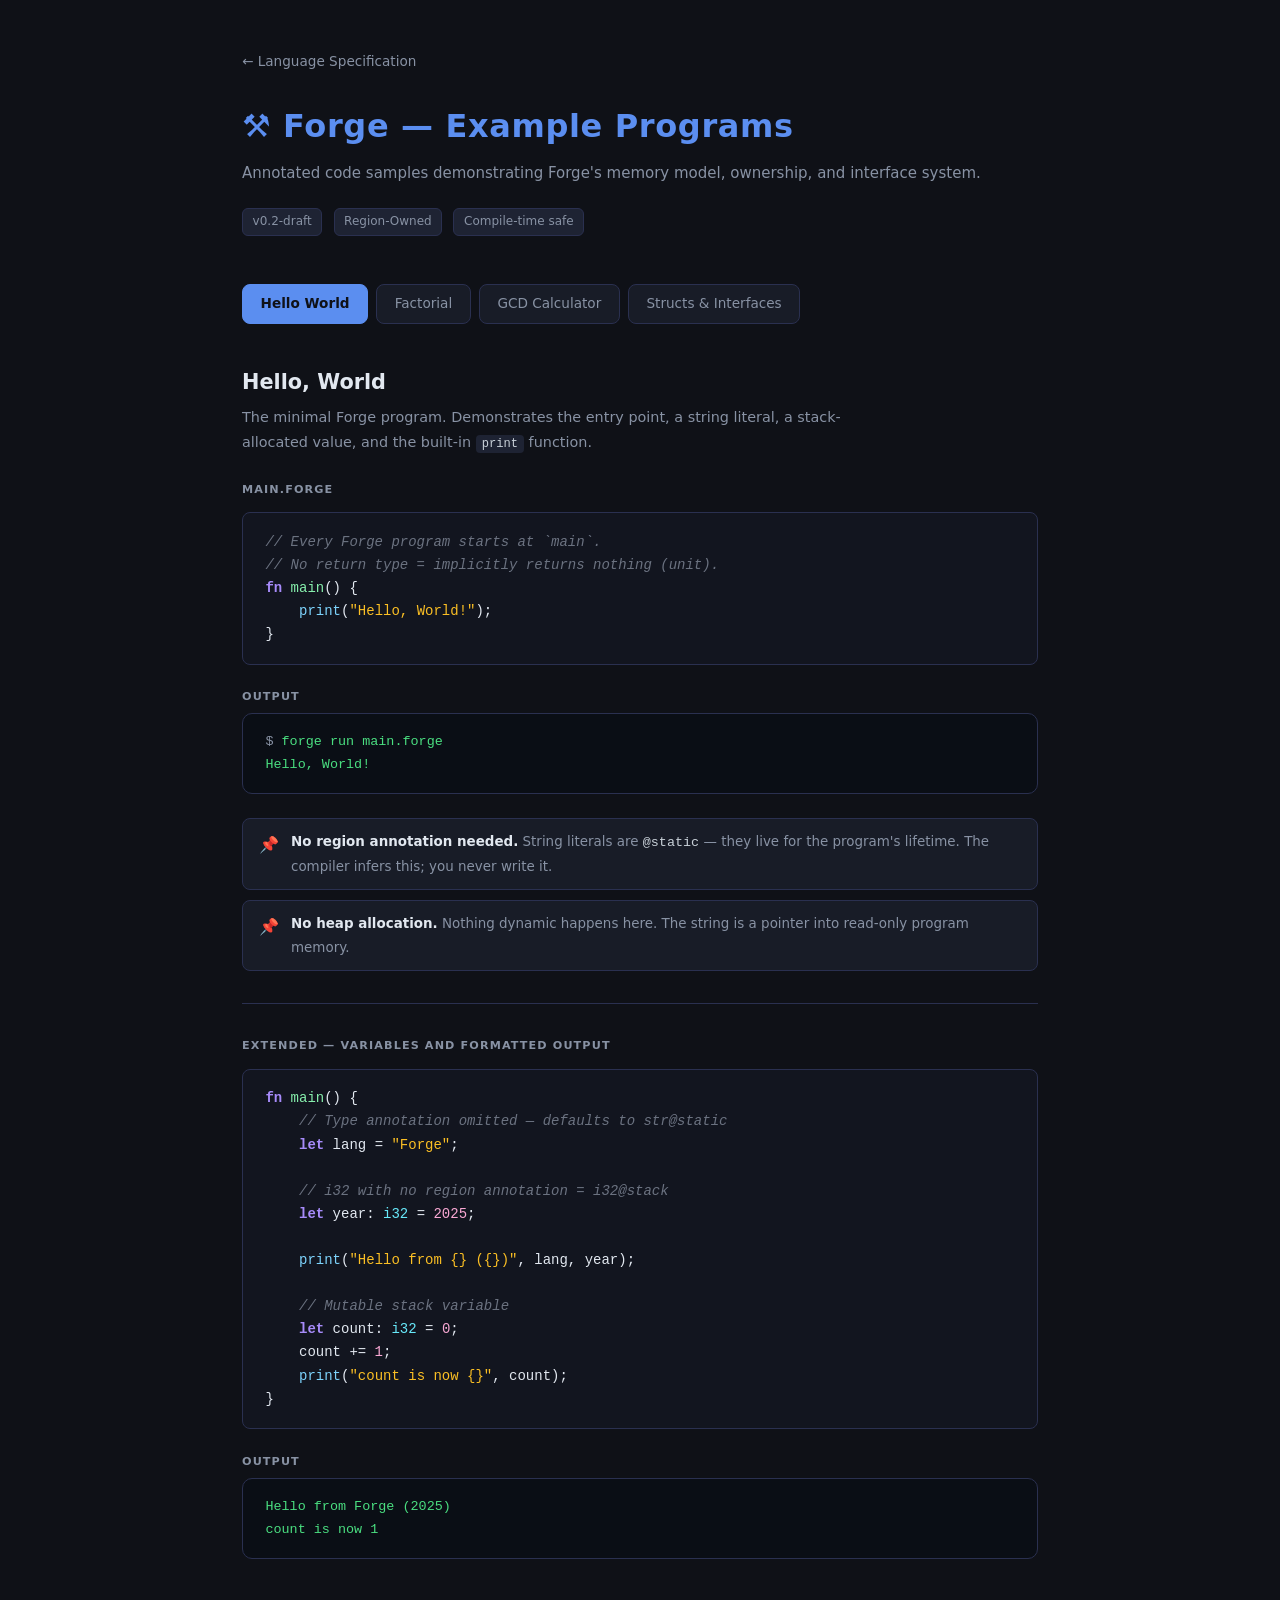
<file: examples.html>
<!DOCTYPE html>
<html lang="en">
<head>
<meta charset="UTF-8">
<meta name="viewport" content="width=device-width, initial-scale=1.0">
<title>Forge — Example Programs</title>
<link rel="stylesheet" href="styles.css">
</head>
<body>
<div class="page">

  <a class="back-link" href="index.html">&#8592; Language Specification</a>

  <div class="header">
    <h1>&#9874; Forge — Example Programs</h1>
    <p>Annotated code samples demonstrating Forge's memory model, ownership, and interface system.</p>
    <div>
      <span class="badge">v0.2-draft</span>
      <span class="badge">Region-Owned</span>
      <span class="badge">Compile-time safe</span>
    </div>
  </div>

  <!-- TABS -->
  <div class="tabs">
    <button class="tab active" onclick="show('hello',this)">Hello World</button>
    <button class="tab" onclick="show('factorial',this)">Factorial</button>
    <button class="tab" onclick="show('gcd',this)">GCD Calculator</button>
    <button class="tab" onclick="show('shapes',this)">Structs &amp; Interfaces</button>
  </div>

  <!-- ══════════════════════════════════════════
       1. HELLO WORLD
  ══════════════════════════════════════════ -->
  <div class="example active" id="ex-hello">
    <div class="ex-header">
      <h2>Hello, World</h2>
      <p>The minimal Forge program. Demonstrates the entry point, a string literal, a stack-allocated value, and the built-in <code>print</code> function.</p>
    </div>

    <div class="code-label">main.forge</div>
    <pre><code><span class="cm">// Every Forge program starts at `main`.</span>
<span class="cm">// No return type = implicitly returns nothing (unit).</span>
<span class="kw">fn</span> <span class="fn">main</span>() {
    <span class="bi">print</span>(<span class="st">"Hello, World!"</span>);
}
</code></pre>

    <div class="output-label">Output</div>
    <div class="output"><span class="prompt">$ </span>forge run main.forge<br>Hello, World!</div>

    <div class="callouts">
      <div class="callout"><div class="icon">&#128204;</div><div><strong>No region annotation needed.</strong> <span>String literals are <code>@static</code> — they live for the program's lifetime. The compiler infers this; you never write it.</span></div></div>
      <div class="callout"><div class="icon">&#128204;</div><div><strong>No heap allocation.</strong> <span>Nothing dynamic happens here. The string is a pointer into read-only program memory.</span></div></div>
    </div>

    <hr class="divider">
    <div class="code-label">extended — variables and formatted output</div>
    <pre><code><span class="kw">fn</span> <span class="fn">main</span>() {
    <span class="cm">// Type annotation omitted — defaults to str@static</span>
    <span class="kw">let</span> lang = <span class="st">"Forge"</span>;

    <span class="cm">// i32 with no region annotation = i32@stack</span>
    <span class="kw">let</span> year: <span class="ty">i32</span> = <span class="nm">2025</span>;

    <span class="bi">print</span>(<span class="st">"Hello from {} ({})"</span>, lang, year);

    <span class="cm">// Mutable stack variable</span>
    <span class="kw">let</span> count: <span class="ty">i32</span> = <span class="nm">0</span>;
    count += <span class="nm">1</span>;
    <span class="bi">print</span>(<span class="st">"count is now {}"</span>, count);
}
</code></pre>

    <div class="output-label">Output</div>
    <div class="output">Hello from Forge (2025)<br>count is now 1</div>
  </div>

  <!-- ══════════════════════════════════════════
       2. FACTORIAL
  ══════════════════════════════════════════ -->
  <div class="example" id="ex-factorial">
    <div class="ex-header">
      <h2>Factorial</h2>
      <p>Two implementations — recursive and iterative — showing function definitions, branching, and basic arithmetic. Also demonstrates passing values vs. pointers.</p>
    </div>

    <div class="code-label">factorial_recursive.forge</div>
    <pre><code><span class="cm">// Recursive factorial.</span>
<span class="cm">// Parameters with no region = @stack by default.</span>
<span class="kw">fn</span> <span class="fn">factorial</span>(n: <span class="ty">u64</span>) -> <span class="ty">u64</span> {
    <span class="kw">if</span> n <= <span class="nm">1</span> {
        <span class="kw">return</span> <span class="nm">1</span>;
    }
    <span class="kw">return</span> n * <span class="fn">factorial</span>(n - <span class="nm">1</span>);
}

<span class="kw">fn</span> <span class="fn">main</span>() {
    <span class="kw">let</span> n: <span class="ty">u64</span> = <span class="nm">10</span>;
    <span class="kw">let</span> result = <span class="fn">factorial</span>(n);   <span class="cm">// n is copied — u64 is a value type</span>
    <span class="bi">print</span>(<span class="st">"{}! = {}"</span>, n, result);
}
</code></pre>

    <div class="output-label">Output</div>
    <div class="output">10! = 3628800</div>

    <hr class="divider">

    <div class="code-label">factorial_iterative.forge</div>
    <pre><code><span class="cm">// Iterative factorial with a mutable accumulator.</span>
<span class="kw">fn</span> <span class="fn">factorial</span>(n: <span class="ty">u64</span>) -> <span class="ty">u64</span> {
    <span class="kw">let</span> result: <span class="ty">u64</span> = <span class="nm">1</span>;   <span class="cm">// u64@stack</span>
    <span class="kw">let</span> i: <span class="ty">u64</span>      = <span class="nm">2</span>;

    <span class="kw">loop</span> {
        <span class="kw">if</span> i > n { <span class="kw">break</span>; }
        result *= i;
        i += <span class="nm">1</span>;
    }

    <span class="kw">return</span> result;
}

<span class="cm">// Accumulate a table of factorials, stored on the heap.</span>
<span class="kw">fn</span> <span class="fn">factorial_table</span>(max: <span class="ty">u64</span>) -> [<span class="ty">u64</span>]<span class="op">@</span><span class="reg">heap</span> {
    <span class="kw">let</span> table: [<span class="ty">u64</span>]<span class="op">@</span><span class="reg">heap</span> = alloc(<span class="ty">u64</span>, max + <span class="nm">1</span>);
    <span class="kw">let</span> i: <span class="ty">u64</span> = <span class="nm">0</span>;
    <span class="kw">loop</span> {
        <span class="kw">if</span> i > max { <span class="kw">break</span>; }
        table[i] = <span class="fn">factorial</span>(i);
        i += <span class="nm">1</span>;
    }
    <span class="kw">return</span> table;   <span class="cm">// ownership moves to caller — no copy</span>
}

<span class="kw">fn</span> <span class="fn">main</span>() {
    <span class="kw">let</span> tbl = <span class="fn">factorial_table</span>(<span class="nm">10</span>);   <span class="cm">// owns [u64]@heap</span>
    <span class="kw">let</span> i: <span class="ty">u64</span> = <span class="nm">0</span>;
    <span class="kw">loop</span> {
        <span class="kw">if</span> i > <span class="nm">10</span> { <span class="kw">break</span>; }
        <span class="bi">print</span>(<span class="st">"{}! = {}"</span>, i, tbl[i]);
        i += <span class="nm">1</span>;
    }
    destroy tbl;   <span class="cm">// explicit dealloc — heap memory freed here</span>
}
</code></pre>

    <div class="output-label">Output</div>
    <div class="output">0! = 1<br>1! = 1<br>2! = 2<br>3! = 6<br>4! = 24<br>5! = 120<br>6! = 720<br>7! = 5040<br>8! = 40320<br>9! = 362880<br>10! = 3628800</div>

    <div class="callouts">
      <div class="callout"><div class="icon">&#128204;</div><div><strong>Return transfers ownership.</strong> <span><code>factorial_table</code> returns a <code>[u64]@heap</code>. The heap allocation is not copied — its ownership moves to the caller. The function's local binding <code>table</code> is invalidated on <code>return</code>.</span></div></div>
      <div class="callout"><div class="icon">&#128204;</div><div><strong>Explicit destroy.</strong> <span>Heap values must be explicitly <code>destroy</code>-ed or moved. The compiler will warn on any heap value that goes out of scope without being destroyed or returned.</span></div></div>
    </div>
  </div>

  <!-- ══════════════════════════════════════════
       3. GCD
  ══════════════════════════════════════════ -->
  <div class="example" id="ex-gcd">
    <div class="ex-header">
      <h2>GCD Calculator</h2>
      <p>Euclidean algorithm in two forms. Also shows a mutable-pointer version that updates a result in place, demonstrating <code>*T</code> borrow semantics.</p>
    </div>

    <div class="code-label">gcd.forge</div>
    <pre><code><span class="cm">// Classic Euclidean GCD — pure value semantics.</span>
<span class="cm">// Both parameters are u64@stack (default).</span>
<span class="kw">fn</span> <span class="fn">gcd</span>(a: <span class="ty">u64</span>, b: <span class="ty">u64</span>) -> <span class="ty">u64</span> {
    <span class="kw">loop</span> {
        <span class="kw">if</span> b == <span class="nm">0</span> { <span class="kw">return</span> a; }
        <span class="kw">let</span> tmp = b;
        b = a % b;
        a = tmp;
    }
}

<span class="cm">// LCM derived from GCD — shows composing pure functions.</span>
<span class="kw">fn</span> <span class="fn">lcm</span>(a: <span class="ty">u64</span>, b: <span class="ty">u64</span>) -> <span class="ty">u64</span> {
    <span class="kw">return</span> (a / <span class="fn">gcd</span>(a, b)) * b;   <span class="cm">// divide first to avoid overflow</span>
}

<span class="kw">fn</span> <span class="fn">main</span>() {
    <span class="kw">let</span> pairs: [<span class="ty">u64</span>] = [<span class="nm">48</span>, <span class="nm">18</span>,  <span class="nm">100</span>, <span class="nm">75</span>,  <span class="nm">0</span>, <span class="nm">7</span>,  <span class="nm">13</span>, <span class="nm">7</span>];
    <span class="kw">let</span> i: <span class="ty">u64</span> = <span class="nm">0</span>;

    <span class="kw">loop</span> {
        <span class="kw">if</span> i >= <span class="nm">8</span> { <span class="kw">break</span>; }
        <span class="kw">let</span> a = pairs[i];
        <span class="kw">let</span> b = pairs[i + <span class="nm">1</span>];
        <span class="bi">print</span>(<span class="st">"gcd({}, {}) = {}  lcm = {}"</span>, a, b, <span class="fn">gcd</span>(a, b), <span class="fn">lcm</span>(a, b));
        i += <span class="nm">2</span>;
    }
}
</code></pre>

    <div class="output-label">Output</div>
    <div class="output">gcd(48, 18) = 6  lcm = 144<br>gcd(100, 75) = 25  lcm = 300<br>gcd(0, 7) = 7  lcm = 0<br>gcd(13, 7) = 1  lcm = 91</div>

    <hr class="divider">

    <div class="code-label">gcd_inplace.forge — pointer receiver demo</div>
    <pre><code><span class="cm">// In-place version: result is written through a mutable pointer.</span>
<span class="cm">// Shows *T@stack borrow — caller keeps ownership of `out`.</span>
<span class="kw">fn</span> <span class="fn">gcd_into</span>(a: <span class="ty">u64</span>, b: <span class="ty">u64</span>, out: <span class="op">*</span><span class="ty">u64</span>) {
    <span class="kw">loop</span> {
        <span class="kw">if</span> b == <span class="nm">0</span> { <span class="op">*</span>out = a; <span class="kw">return</span>; }
        <span class="kw">let</span> tmp = b;
        b = a % b;
        a = tmp;
    }
}

<span class="kw">fn</span> <span class="fn">main</span>() {
    <span class="kw">let</span> result: <span class="ty">u64</span> = <span class="nm">0</span>;   <span class="cm">// u64@stack — lives here</span>

    <span class="fn">gcd_into</span>(<span class="nm">56</span>, <span class="nm">98</span>, &amp;result); <span class="cm">// mutable borrow of `result`</span>
                               <span class="cm">// borrow ends after this call</span>
    <span class="bi">print</span>(<span class="st">"gcd = {}"</span>, result);  <span class="cm">// ✓ result is valid — borrow is over</span>
}
</code></pre>

    <div class="output-label">Output</div>
    <div class="output">gcd = 14</div>

    <div class="callouts">
      <div class="callout"><div class="icon">&#128204;</div><div><strong>Borrow ends at last use.</strong> <span>The mutable borrow <code>&amp;result</code> passed to <code>gcd_into</code> is dead the moment the call returns. The <code>print</code> on the next line reads <code>result</code> directly — no conflict.</span></div></div>
      <div class="callout"><div class="icon">&#128204;</div><div><strong><code>*out = a</code> dereferences to write.</strong> <span>Inside <code>gcd_into</code>, <code>out</code> is a <code>*u64@stack</code>. Writing through it with <code>*out = a</code> is a normal mutable-pointer write — no unsafe block needed.</span></div></div>
    </div>
  </div>

  <!-- ══════════════════════════════════════════
       4. STRUCTS & INTERFACES
  ══════════════════════════════════════════ -->
  <div class="example" id="ex-shapes">
    <div class="ex-header">
      <h2>Structs &amp; Interfaces</h2>
      <p>A geometry system with two shapes, a shared <code>Shape</code> interface, Go-style method receivers, and both static and dynamic dispatch.</p>
    </div>

    <div class="code-label">shapes.forge — type definitions</div>
    <pre><code><span class="cm">// ── Structs ──────────────────────────────────────────</span>

<span class="kw">struct</span> <span class="ty">Circle</span> {
    radius: <span class="ty">f64</span>,
}

<span class="kw">struct</span> <span class="ty">Rect</span> {
    width:  <span class="ty">f64</span>,
    height: <span class="ty">f64</span>,
}

<span class="cm">// ── Interface ─────────────────────────────────────────</span>
<span class="cm">// Any type with `area` and `perimeter` methods satisfies Shape.</span>
<span class="cm">// No `implements` keyword — satisfaction is implicit.</span>

<span class="kw">interface</span> <span class="ty">Shape</span> {
    <span class="kw">fn</span> <span class="fn">area</span>(self) -> <span class="ty">f64</span>;
    <span class="kw">fn</span> <span class="fn">perimeter</span>(self) -> <span class="ty">f64</span>;
    <span class="kw">fn</span> <span class="fn">describe</span>(self) -> <span class="ty">str</span>;
}

<span class="cm">// ── Methods on Circle ─────────────────────────────────</span>
<span class="cm">// Value receiver: `self` is a copy of the Circle.</span>

<span class="kw">fn</span> (<span class="ty">Circle</span>) <span class="fn">area</span>(self) -> <span class="ty">f64</span> {
    <span class="kw">return</span> <span class="nm">3.14159265</span> * self.radius * self.radius;
}

<span class="kw">fn</span> (<span class="ty">Circle</span>) <span class="fn">perimeter</span>(self) -> <span class="ty">f64</span> {
    <span class="kw">return</span> <span class="nm">2.0</span> * <span class="nm">3.14159265</span> * self.radius;
}

<span class="kw">fn</span> (<span class="ty">Circle</span>) <span class="fn">describe</span>(self) -> <span class="ty">str</span> {
    <span class="kw">return</span> <span class="bi">fmt</span>(<span class="st">"Circle(r={})"</span>, self.radius);
}

<span class="cm">// Pointer receiver: mutates the Circle in place.</span>
<span class="kw">fn</span> (<span class="op">*</span><span class="ty">Circle</span>) <span class="fn">scale</span>(self, factor: <span class="ty">f64</span>) {
    self.radius *= factor;
}

<span class="cm">// ── Methods on Rect ───────────────────────────────────</span>

<span class="kw">fn</span> (<span class="ty">Rect</span>) <span class="fn">area</span>(self) -> <span class="ty">f64</span> {
    <span class="kw">return</span> self.width * self.height;
}

<span class="kw">fn</span> (<span class="ty">Rect</span>) <span class="fn">perimeter</span>(self) -> <span class="ty">f64</span> {
    <span class="kw">return</span> <span class="nm">2.0</span> * (self.width + self.height);
}

<span class="kw">fn</span> (<span class="ty">Rect</span>) <span class="fn">describe</span>(self) -> <span class="ty">str</span> {
    <span class="kw">return</span> <span class="bi">fmt</span>(<span class="st">"Rect({}x{})"</span>, self.width, self.height);
}

<span class="kw">fn</span> (<span class="op">*</span><span class="ty">Rect</span>) <span class="fn">scale</span>(self, factor: <span class="ty">f64</span>) {
    self.width  *= factor;
    self.height *= factor;
}
</code></pre>

    <hr class="divider">

    <div class="code-label">shapes.forge — static dispatch via generic constraint</div>
    <pre><code><span class="cm">// T must satisfy Shape — resolved at compile time (monomorphized).</span>
<span class="cm">// Separate compiled versions for Circle and Rect — zero overhead.</span>
<span class="kw">fn</span> <span class="fn">print_info</span>&lt;<span class="ty">T</span>: <span class="ty">Shape</span>&gt;(s: <span class="ty">T</span>) {
    <span class="bi">print</span>(<span class="st">"{}"</span>,          s.<span class="fn">describe</span>());
    <span class="bi">print</span>(<span class="st">"  area      = {:.4}"</span>, s.<span class="fn">area</span>());
    <span class="bi">print</span>(<span class="st">"  perimeter = {:.4}"</span>, s.<span class="fn">perimeter</span>());
}

<span class="cm">// Constraint can also be a type constraint group.</span>
<span class="cm">// `Scalable` is any type that has both Shape methods and scale().</span>
<span class="kw">interface</span> <span class="ty">Scalable</span> {
    <span class="kw">fn</span> <span class="fn">area</span>(self)      -> <span class="ty">f64</span>;
    <span class="kw">fn</span> <span class="fn">perimeter</span>(self) -> <span class="ty">f64</span>;
    <span class="kw">fn</span> <span class="fn">describe</span>(self)  -> <span class="ty">str</span>;
    <span class="kw">fn</span> <span class="fn">scale</span>(<span class="op">*</span>self, factor: <span class="ty">f64</span>);  <span class="cm">// pointer receiver required</span>
}

<span class="kw">fn</span> <span class="fn">scale_and_print</span>&lt;<span class="ty">T</span>: <span class="ty">Scalable</span>&gt;(s: <span class="op">*</span><span class="ty">T</span>, factor: <span class="ty">f64</span>) {
    s.<span class="fn">scale</span>(factor);                       <span class="cm">// mutates in place</span>
    <span class="bi">print</span>(<span class="st">"{} after scale({})"</span>, s.<span class="fn">describe</span>(), factor);
    <span class="bi">print</span>(<span class="st">"  new area = {:.4}"</span>, s.<span class="fn">area</span>());
}
</code></pre>

    <hr class="divider">

    <div class="code-label">shapes.forge — dynamic dispatch via interface value</div>
    <pre><code><span class="cm">// `Shape` used as a concrete type = dynamic dispatch (vtable).</span>
<span class="cm">// `shapes` is a slice of interface values — each may be a different type.</span>
<span class="kw">fn</span> <span class="fn">total_area</span>(shapes: [<span class="ty">Shape</span>]) -> <span class="ty">f64</span> {
    <span class="kw">let</span> sum: <span class="ty">f64</span> = <span class="nm">0.0</span>;
    <span class="kw">let</span> i: <span class="ty">u64</span>   = <span class="nm">0</span>;
    <span class="kw">loop</span> {
        <span class="kw">if</span> i >= <span class="bi">len</span>(shapes) { <span class="kw">break</span>; }
        sum += shapes[i].<span class="fn">area</span>();   <span class="cm">// vtable call — type resolved at runtime</span>
        i += <span class="nm">1</span>;
    }
    <span class="kw">return</span> sum;
}
</code></pre>

    <hr class="divider">

    <div class="code-label">shapes.forge — main</div>
    <pre><code><span class="kw">fn</span> <span class="fn">main</span>() {
    <span class="cm">// Stack-allocated structs — no @heap needed for simple local use.</span>
    <span class="kw">let</span> c: <span class="ty">Circle</span> = <span class="ty">Circle</span>{ .radius = <span class="nm">5.0</span> };
    <span class="kw">let</span> r: <span class="ty">Rect</span>   = <span class="ty">Rect</span>  { .width = <span class="nm">4.0</span>, .height = <span class="nm">6.0</span> };

    <span class="cm">// Static dispatch — compiler generates Circle-specific code.</span>
    <span class="fn">print_info</span>(c);
    <span class="fn">print_info</span>(r);

    <span class="bi">print</span>(<span class="st">"---"</span>);

    <span class="cm">// Pointer receiver — scale() mutates in place.</span>
    <span class="cm">// Compiler auto-takes &amp;c and &amp;r (auto-reference rule).</span>
    <span class="fn">scale_and_print</span>(&amp;c, <span class="nm">2.0</span>);
    <span class="fn">scale_and_print</span>(&amp;r, <span class="nm">0.5</span>);

    <span class="bi">print</span>(<span class="st">"---"</span>);

    <span class="cm">// Dynamic dispatch — mixed slice of Shape interface values.</span>
    <span class="kw">let</span> shapes: [<span class="ty">Shape</span>] = [c, r];   <span class="cm">// c and r are boxed into interface values</span>
    <span class="bi">print</span>(<span class="st">"total area = {:.4}"</span>, <span class="fn">total_area</span>(shapes));

    <span class="kw">let</span> i: <span class="ty">u64</span> = <span class="nm">0</span>;
    <span class="kw">loop</span> {
        <span class="kw">if</span> i >= <span class="bi">len</span>(shapes) { <span class="kw">break</span>; }
        <span class="bi">print</span>(<span class="st">"  {}"</span>, shapes[i].<span class="fn">describe</span>());
        i += <span class="nm">1</span>;
    }
}
</code></pre>

    <div class="output-label">Output</div>
    <div class="output">Circle(r=5)<br>  area      = 78.5398<br>  perimeter = 31.4159<br>Rect(4x6)<br>  area      = 24.0000<br>  perimeter = 20.0000<br>---<br>Circle(r=10) after scale(2)<br>  new area = 314.1593<br>Rect(2x3) after scale(0.5)<br>  new area = 6.0000<br>---<br>total area = 320.1593<br>  Circle(r=10)<br>  Rect(2x3)</div>

    <div class="callouts">
      <div class="callout"><div class="icon">&#128204;</div><div><strong>No <code>implements</code> declaration.</strong> <span><code>Circle</code> and <code>Rect</code> satisfy <code>Shape</code> automatically because they have the right methods. The compiler checks this at the call site.</span></div></div>
      <div class="callout"><div class="icon">&#128204;</div><div><strong>Static vs. dynamic dispatch.</strong> <span><code>print_info&lt;T: Shape&gt;</code> is monomorphized — one compiled copy per concrete type, zero vtable overhead. <code>total_area([Shape])</code> uses a vtable — necessary because the slice holds mixed types.</span></div></div>
      <div class="callout"><div class="icon">&#128204;</div><div><strong>Auto-reference on pointer receivers.</strong> <span><code>scale_and_print(&amp;c, 2.0)</code> passes a <code>*Circle@stack</code>. Inside the function, calling <code>s.scale(factor)</code> routes to <code>fn (*Circle) scale</code> — no explicit dereference needed.</span></div></div>
      <div class="callout"><div class="icon">&#128204;</div><div><strong>Stack allocation is the default.</strong> <span><code>c</code> and <code>r</code> live entirely on the stack. No heap allocation occurs until they are boxed into the <code>[Shape]</code> interface slice.</span></div></div>
    </div>
  </div>

</div>

<script>
  function show(name, el) {
    document.querySelectorAll('.example').forEach(e => e.classList.remove('active'));
    document.querySelectorAll('.tab').forEach(t => t.classList.remove('active'));
    document.getElementById('ex-' + name).classList.add('active');
    el.classList.add('active');
  }
</script>
</body>
</html>
</file>
<file: styles.css>
/* ══════════════════════════════════════════
   Forge Language Website — Shared Styles
══════════════════════════════════════════ */

/* ── CSS Variables ── */
:root {
  --bg:       #0f1117;
  --surface:  #181c27;
  --surface2: #1e2333;
  --border:   #2a3050;
  --accent:   #5b8ef0;
  --accent2:  #a78bfa;
  --green:    #4ade80;
  --red:      #f87171;
  --yellow:   #fbbf24;
  --text:     #e2e8f0;
  --muted:    #8892a4;
  --code-bg:  #12151f;
  --orange:   #fb923c;
}

/* ── Reset ── */
*, *::before, *::after { box-sizing: border-box; margin: 0; padding: 0; }

body {
  font-family: 'Segoe UI', system-ui, sans-serif;
  background: var(--bg);
  color: var(--text);
  line-height: 1.75;
  font-size: 15px;
}

/* ── Typography ── */
h1 { font-size: 2.2rem; font-weight: 800; color: var(--accent); margin-bottom: .4rem; }
h2 { font-size: 1.4rem; font-weight: 700; color: var(--text); margin: 3rem 0 1rem; padding-bottom: .5rem; border-bottom: 1px solid var(--border); }
h3 { font-size: 1.05rem; font-weight: 600; color: var(--accent2); margin: 2rem 0 .6rem; }
p  { margin-bottom: .85rem; }
ul, ol { margin: .4rem 0 .9rem 1.5rem; }
li { margin-bottom: .3rem; }
strong { color: #fff; }
hr { border: none; border-top: 1px solid var(--border); margin: 2.5rem 0; }

/* ── Inline code ── */
p code, li code, td code {
  background: var(--surface2);
  padding: .12rem .38rem;
  border-radius: 4px;
  font-size: .84em;
  color: #c9d1d9;
  font-family: 'Cascadia Code', 'Fira Code', 'Consolas', monospace;
}

/* ── Code blocks ── */
pre {
  background: var(--code-bg);
  border: 1px solid var(--border);
  border-radius: 8px;
  padding: 1.1rem 1.4rem;
  overflow-x: auto;
  margin: .8rem 0 1.4rem;
  font-size: .875rem;
  line-height: 1.65;
}
code {
  font-family: 'Cascadia Code', 'Fira Code', 'Consolas', monospace;
  color: #c9d1d9;
}
pre code { color: inherit; }

/* ── Syntax highlighting ── */
.kw  { color: #a78bfa; font-weight: 600; }
.ty  { color: #67e8f9; }
.fn  { color: #86efac; }
.cm  { color: #6b7280; font-style: italic; }
.st  { color: #fbbf24; }
.op  { color: #f9a8d4; }
.reg { color: #fb923c; }
.err { color: #f87171; }
.nm  { color: #f9a8d4; }
.bi  { color: #7dd3fc; }
.tok  { color: var(--green);  font-weight: 700; }
.tno  { color: var(--red);    font-weight: 700; }
.tcond{ color: var(--yellow); font-weight: 700; }

/* ── Tables ── */
table { width: 100%; border-collapse: collapse; margin: .8rem 0 1.4rem; font-size: .875rem; }
th { background: var(--surface2); color: var(--accent); font-weight: 600; padding: .55rem .9rem; text-align: left; border-bottom: 2px solid var(--border); }
td { padding: .5rem .9rem; border-bottom: 1px solid var(--border); vertical-align: top; }
tr:hover td { background: var(--surface2); }

/* ── Info boxes ── */
.box { border-radius: 8px; padding: .9rem 1.2rem; margin: 1.1rem 0; border-left: 3px solid; }
.box.rule { background: #0d1f3c; border-color: var(--accent); }
.box.warn { background: #1f1200; border-color: var(--yellow); }
.box.note { background: #1a1425; border-color: var(--accent2); }
.box p:last-child { margin-bottom: 0; }
.bt { font-size: .72rem; font-weight: 700; letter-spacing: .1em; text-transform: uppercase; margin-bottom: .35rem; }
.box.rule .bt { color: var(--accent); }
.box.warn .bt { color: var(--yellow); }
.box.note .bt { color: var(--accent2); }

/* ── Two-column code grid ── */
.two { display: grid; grid-template-columns: 1fr 1fr; gap: 1rem; margin: .8rem 0; }
.two pre { margin: 0; }
.lbl { font-size: .72rem; font-weight: 700; letter-spacing: .08em; text-transform: uppercase; margin-bottom: .3rem; }
.lbl.ok  { color: var(--green); }
.lbl.err { color: var(--red); }

/* ══════════════════════════════
   SPEC PAGE  (index.html)
══════════════════════════════ */

/* hamburger toggle — hidden on wide screens */
.nav-toggle {
  display: none;
  position: fixed;
  top: .85rem;
  left: .85rem;
  z-index: 200;
  background: var(--surface2);
  border: 1px solid var(--border);
  border-radius: 8px;
  padding: .45rem .65rem;
  cursor: pointer;
  color: var(--text);
  font-size: 1.15rem;
  line-height: 1;
}
/* semi-transparent overlay behind open sidebar on mobile */
.nav-overlay {
  display: none;
  position: fixed;
  inset: 0;
  background: rgba(0, 0, 0, .5);
  z-index: 90;
}
.nav-overlay.open { display: block; }

.layout { display: flex; min-height: 100vh; }

nav {
  width: 272px;
  min-width: 272px;
  background: var(--surface);
  border-right: 1px solid var(--border);
  padding: 2rem 0;
  position: sticky;
  top: 0;
  height: 100vh;
  overflow-y: auto;
  transition: transform .25s;
}
nav .logo { padding: 0 1.5rem 1.5rem; border-bottom: 1px solid var(--border); margin-bottom: 1rem; }
nav .logo h1 { font-size: 1.25rem; font-weight: 700; color: var(--accent); letter-spacing: .05em; }
nav .logo span { font-size: .75rem; color: var(--muted); }
nav a { display: block; padding: .3rem 1.5rem; color: var(--muted); text-decoration: none; font-size: .83rem; transition: color .15s; }
nav a:hover { color: var(--text); }
nav a.hd { color: var(--muted); font-weight: 600; font-size: .74rem; letter-spacing: .08em; text-transform: uppercase; padding-top: 1.2rem; cursor: default; }
nav a.sub { padding-left: 2.25rem; }
nav a.ext { color: var(--accent); }
nav a.ext:hover { color: #fff; }

main {
  flex: 1;
  padding: 3rem 4rem;
  max-width: 920px;
}

.subtitle { color: var(--muted); font-size: 1rem; margin-bottom: 1.75rem; }
.vbar { display: inline-flex; gap: 1.5rem; align-items: center; background: var(--surface2); border: 1px solid var(--border); border-radius: 8px; padding: .5rem 1rem; margin-bottom: 2.5rem; font-size: .8rem; color: var(--muted); flex-wrap: wrap; }
.vbar span strong { color: var(--accent); }
.sn { display: inline-block; background: var(--accent); color: #0f1117; font-size: .68rem; font-weight: 800; padding: .08rem .42rem; border-radius: 4px; margin-right: .45rem; vertical-align: middle; }
.sn.ec { background: var(--red); }
.grammar { background: var(--code-bg); border: 1px solid var(--border); border-radius: 8px; padding: 1.1rem 1.4rem; font-family: 'Cascadia Code', 'Fira Code', monospace; font-size: .83rem; line-height: 1.85; color: #c9d1d9; white-space: pre; overflow-x: auto; }

/* ══════════════════════════════
   EXAMPLES PAGE  (examples.html)
══════════════════════════════ */

.page { max-width: 860px; margin: 0 auto; padding: 3rem 2rem 5rem; }

.back-link {
  display: inline-flex;
  align-items: center;
  gap: .35rem;
  color: var(--muted);
  text-decoration: none;
  font-size: .85rem;
  margin-bottom: 1.5rem;
  transition: color .15s;
}
.back-link:hover { color: var(--text); }

.header { margin-bottom: 3rem; }
.header h1 { font-size: 2rem; font-weight: 800; color: var(--accent); letter-spacing: .02em; }
/* override shared h2 margin inside examples header */
.ex-header h2 { font-size: 1.3rem; margin: 0 0 .3rem; padding-bottom: 0; border-bottom: none; }
.header p { color: var(--muted); margin-top: .35rem; }
.badge { display: inline-block; background: var(--surface2); border: 1px solid var(--border); border-radius: 6px; padding: .15rem .6rem; font-size: .75rem; color: var(--muted); margin-right: .4rem; margin-top: .5rem; }

.tabs { display: flex; gap: .5rem; margin-bottom: 2.5rem; flex-wrap: wrap; }
.tab { padding: .45rem 1.1rem; border-radius: 8px; border: 1px solid var(--border); background: var(--surface); color: var(--muted); cursor: pointer; font-size: .85rem; font-weight: 500; transition: all .15s; user-select: none; font-family: inherit; line-height: inherit; }
.tab:hover { border-color: var(--accent); color: var(--text); }
.tab.active { background: var(--accent); color: #0f1117; border-color: var(--accent); font-weight: 700; }

.example { display: none; }
.example.active { display: block; }

.ex-header { margin-bottom: 1.5rem; }
.ex-header p { color: var(--muted); font-size: .9rem; max-width: 620px; margin-bottom: 0; }

.code-wrap { position: relative; margin-bottom: 1.5rem; }
.code-label { font-size: .7rem; font-weight: 700; letter-spacing: .1em; text-transform: uppercase; color: var(--muted); margin-bottom: .4rem; }

.callouts { display: flex; flex-direction: column; gap: .6rem; margin-bottom: 2rem; }
.callout { display: flex; gap: .75rem; align-items: flex-start; background: var(--surface); border: 1px solid var(--border); border-radius: 8px; padding: .7rem 1rem; font-size: .84rem; }
.callout .icon { font-size: 1rem; margin-top: .05rem; flex-shrink: 0; }
.callout strong { color: var(--text); }
.callout span { color: var(--muted); }

.output { background: #0a0e15; border: 1px solid var(--border); border-radius: 10px; padding: 1rem 1.4rem; font-family: 'Cascadia Code', 'Fira Code', monospace; font-size: .84rem; color: var(--green); margin-bottom: 1.5rem; }
.output-label { font-size: .7rem; font-weight: 700; letter-spacing: .1em; text-transform: uppercase; color: var(--muted); margin-bottom: .4rem; }
.output .prompt { color: var(--muted); }
.divider { border: none; border-top: 1px solid var(--border); margin: 2rem 0; }

/* ══════════════════════════════
   RESPONSIVE BREAKPOINTS
══════════════════════════════ */

/* ── Tablet / narrow desktop: slide-in sidebar ── */
@media (max-width: 900px) {
  main { padding: 2.5rem 2rem; }
}

@media (max-width: 768px) {
  /* show hamburger button */
  .nav-toggle { display: flex; align-items: center; justify-content: center; }

  /* sidebar slides off-screen */
  nav {
    position: fixed;
    left: 0;
    top: 0;
    z-index: 100;
    transform: translateX(-100%);
    height: 100vh;
  }
  nav.open { transform: translateX(0); }

  /* main takes full width, offset top for hamburger button */
  main { padding: 1.5rem 1.25rem; max-width: 100%; padding-top: 3.5rem; }

  h1 { font-size: 1.65rem; }
  h2 { font-size: 1.2rem; margin: 2rem 0 .75rem; }

  .grammar { font-size: .78rem; }
}

/* ── Mobile ── */
@media (max-width: 640px) {
  /* stack two-column code grids */
  .two { grid-template-columns: 1fr; }

  pre { padding: .85rem 1rem; font-size: .82rem; }
  table { font-size: .8rem; }
  th, td { padding: .4rem .6rem; }

  /* examples page */
  .page { padding: 1.5rem 1rem 3rem; }
  .tabs { gap: .35rem; }
  .tab { padding: .38rem .75rem; font-size: .8rem; }
  .header h1 { font-size: 1.6rem; }
}
</file>
